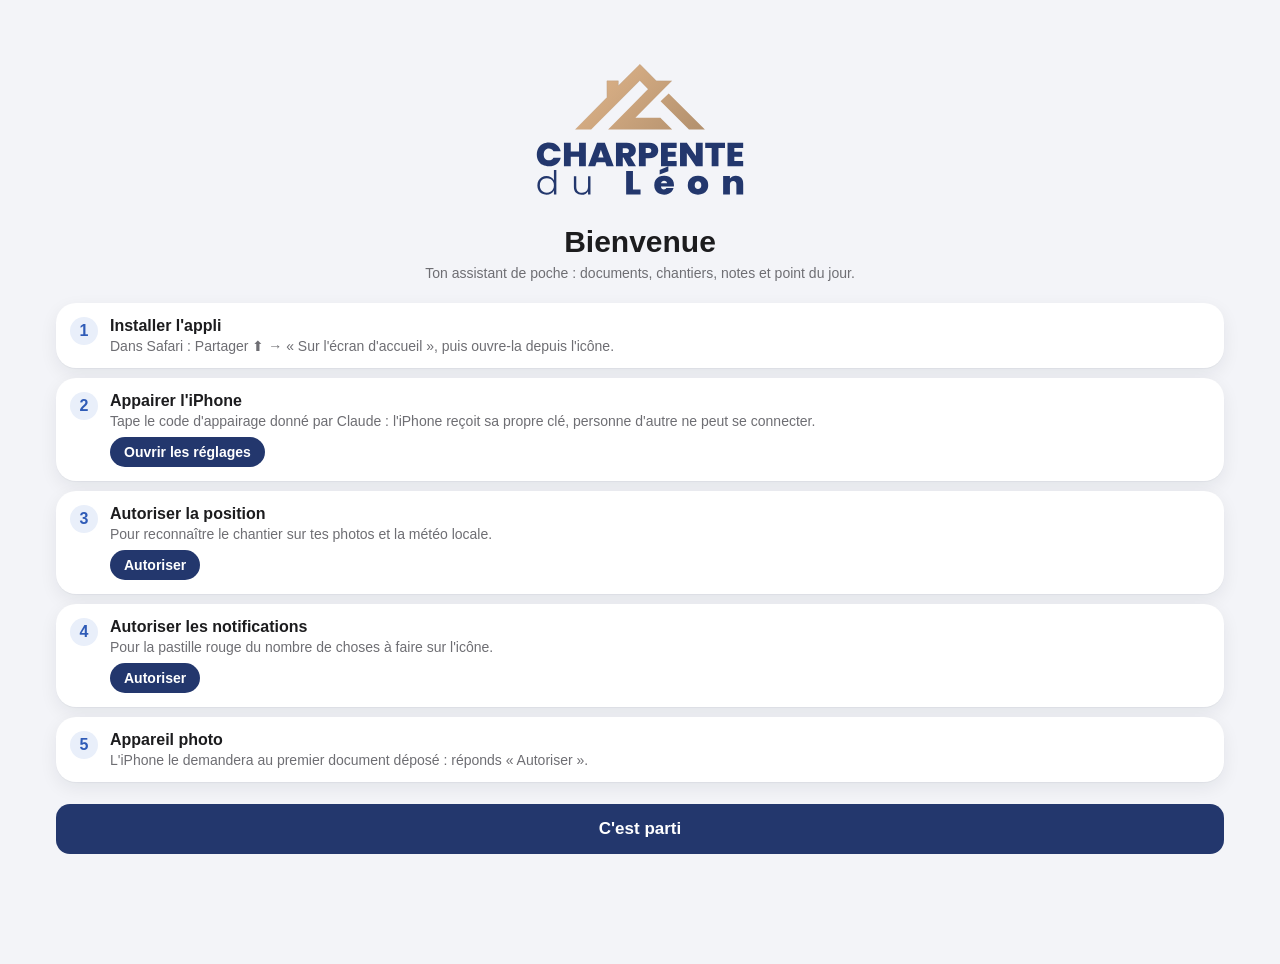
<file: index.html>
<!doctype html>
<html lang="fr">
<head>
  <meta charset="utf-8">
  <!-- Même numéro que VERSION dans app.js : si l'iPhone mélange deux versions, l'appli se recharge. -->
  <meta name="version-appli" content="1.24.1">
  <meta name="viewport" content="width=device-width, initial-scale=1, viewport-fit=cover">
  <!-- Seul le code de l'appli peut s'exécuter, et il ne parle qu'au serveur Google et à la météo. -->
  <meta http-equiv="Content-Security-Policy" content="default-src 'self'; script-src 'self'; style-src 'self' 'unsafe-inline'; img-src 'self' data: blob:; connect-src 'self' https://script.google.com https://script.googleusercontent.com https://api.open-meteo.com https://data.geopf.fr https://geo.api.gouv.fr; worker-src 'self'; manifest-src 'self'; object-src 'none'; base-uri 'none'; form-action 'none'">
  <meta name="referrer" content="no-referrer">
  <title>Charpente du Léon</title>
  <meta name="theme-color" content="#23376d">
  <meta name="apple-mobile-web-app-capable" content="yes">
  <meta name="mobile-web-app-capable" content="yes">
  <meta name="apple-mobile-web-app-status-bar-style" content="default">
  <meta name="apple-mobile-web-app-title" content="Charpente">
  <meta name="format-detection" content="telephone=no">
  <link rel="manifest" href="manifest.webmanifest">
  <link rel="icon" href="icone.svg" type="image/svg+xml">
  <link rel="apple-touch-icon" href="icone-180.png">
  <link rel="stylesheet" href="style.css">
</head>
<body>

  <!-- ===================== AUJOURD'HUI ===================== -->
  <main id="ecran-accueil" class="ecran onglet" data-onglet="accueil">
    <header class="hero">
      <div class="hero-haut">
        <div>
          <p id="accueil-date" class="sur-titre"></p>
          <h1 id="accueil-bonjour">Bonjour</h1>
          <p id="etat" class="etat"></p>
        </div>
        <img class="hero-logo" src="logo-blanc.svg" alt="Charpente du Léon" width="96" height="65">
      </div>
      <!-- Ma journée : trois anneaux qui se remplissent (heures pointées, un dépôt, des choses faites) -->
      <div class="journee">
        <div class="anneaux" aria-hidden="true">
          <svg viewBox="0 0 120 120">
            <circle class="piste a1" cx="60" cy="60" r="52"/><circle id="anneau-heures" class="anneau a1" cx="60" cy="60" r="52"/>
            <circle class="piste a2" cx="60" cy="60" r="39"/><circle id="anneau-depot" class="anneau a2" cx="60" cy="60" r="39"/>
            <circle class="piste a3" cx="60" cy="60" r="26"/><circle id="anneau-tache" class="anneau a3" cx="60" cy="60" r="26"/>
          </svg>
          <b id="anneaux-score">0/3</b>
        </div>
        <ul class="objectifs">
          <li id="obj-heures" class="o1"><i></i><span>Heures pointées</span></li>
          <li id="obj-depot" class="o2"><i></i><span>Un document ou une photo</span></li>
          <li id="obj-tache" class="o3"><i></i><span id="obj-tache-texte">3 choses faites</span></li>
        </ul>
      </div>
      <p id="serie" class="serie"></p>
      <button id="btn-chercher" class="barre-chercher">
        <svg viewBox="0 0 24 24" aria-hidden="true"><circle cx="10.5" cy="10.5" r="6.5"/><path d="m15.5 15.5 5 5"/></svg>
        <span>Chantier, client, document, note…</span>
      </button>
    </header>

    <div id="bandeau-installer" class="bandeau cache">
      <div>
        <strong>Installe l'appli sur ton iPhone</strong>
        <p>Touche <span class="ico-partage">⬆︎</span> Partager en bas de Safari, puis <b>« Sur l'écran d'accueil »</b>.</p>
      </div>
      <button class="fermer" data-ferme="bandeau-installer" aria-label="Fermer">×</button>
    </div>

    <div id="bandeau-maj" class="bandeau info cache">
      <div><strong>Nouvelle version disponible</strong><p>Les dernières améliorations sont prêtes.</p></div>
      <button id="btn-maj" class="btn-petit">Mettre à jour</button>
    </div>

    <div id="bandeau-securite" class="bandeau cache">
      <div><strong>🔒 Tentative d'accès refusée</strong><p id="bandeau-securite-texte"></p></div>
      <button id="btn-securite-vu" class="btn-petit">Vu</button>
    </div>

    <div id="bandeau-faceid" class="bandeau info cache">
      <div><strong>🔒 Protège l'appli avec Face ID</strong><p>Personne d'autre que toi ne pourra l'ouvrir.</p></div>
      <button id="btn-activer-faceid" class="btn-petit">Activer</button>
      <button class="fermer" data-ferme="bandeau-faceid" aria-label="Fermer">×</button>
    </div>

    <button id="btn-rdv" class="deposer rdv">
      <span class="deposer-ico">🤝</span>
      <span class="deposer-texte">
        <span class="titre">Rendez-vous client</span>
        <span class="sous-titre">Client, photos, mesures, notes : tout pour le devis</span>
      </span>
      <span class="chevron">›</span>
    </button>

    <button id="btn-photos" class="deposer photos">
      <span class="deposer-ico">📷</span>
      <span class="deposer-texte">
        <span class="titre">Photos du chantier</span>
        <span class="sous-titre">Voir, prendre, ajouter de la galerie, mesurer</span>
      </span>
      <span class="chevron">›</span>
    </button>

    <button id="btn-devis" class="deposer devis-ia">
      <span class="deposer-ico">🧠</span>
      <span class="deposer-texte">
        <span class="titre">Devis intelligent</span>
        <span class="sous-titre">Dis-moi ce que veut le client : je pose les questions et je chiffre</span>
      </span>
      <span class="chevron">›</span>
    </button>

    <button id="btn-deposer" class="deposer">
      <span class="deposer-ico">📄</span>
      <span class="deposer-texte">
        <span class="titre">Déposer un document</span>
        <span class="sous-titre">Facture, ticket, bon de livraison, plan… je le classe tout seul</span>
      </span>
      <span class="chevron">›</span>
    </button>

    <button id="btn-releve-encours" class="deposer releve-encours cache">
      <span class="deposer-ico">📏</span>
      <span class="deposer-texte">
        <span class="titre">Reprendre le relevé en cours</span>
        <span class="sous-titre"></span>
      </span>
      <span class="chevron">›</span>
    </button>

    <div class="actions-rapides">
      <button class="action" data-ouvre="photos"><span class="tuile t-or">📷</span>Photos<br>chantier</button>
      <button class="action" data-ouvre="note"><span class="tuile t-violet">🎙️</span>Note<br>rapide</button>
      <button class="action" data-ouvre="heures"><span class="tuile t-vert">⏱️</span>Heures<br>du jour</button>
      <button class="action" data-ouvre="point"><span class="tuile t-bleu">📋</span>Point<br>du jour</button>
    </div>

    <section id="carte-meteo" class="carte carte-meteo">
      <div class="carte-entete"><h2>Météo</h2><span class="meteo-droite"><span id="meteo-lieu" class="discret"></span><button id="meteo-localiser" class="lien" aria-label="Météo à l'endroit où je suis">📍 Ici</button></span></div>
      <div id="meteo-contenu" class="squelette" style="height:84px"></div>
    </section>

    <section id="carte-agenda" class="carte">
      <div class="carte-entete"><h2>Prochains rendez-vous</h2></div>
      <ul id="agenda-liste" class="liste-simple"><li class="squelette" style="height:40px"></li></ul>
    </section>

    <button id="carte-heures" class="carte carte-bouton">
      <span class="carte-bouton-ico tuile t-vert">⏱️</span>
      <span class="carte-bouton-texte"><strong>Heures du jour</strong><small id="accueil-heures">Pas encore pointées</small></span>
      <span class="chevron">›</span>
    </button>

    <section id="carte-taches" class="carte">
      <div class="carte-entete"><h2>À faire</h2><button class="lien" data-onglet-vers="taches">Tout voir</button></div>
      <ul id="accueil-taches" class="liste-simple"></ul>
    </section>

    <section id="envois" class="carte cache">
      <div class="carte-entete"><h2>Envois</h2></div>
      <div id="progression" class="progression cache"><div id="progression-barre"></div></div>
      <p id="file-attente-texte" class="discret"></p>
      <ul id="derniers-liste" class="liste-simple"></ul>
      <button id="btn-renvoyer" class="btn secondaire cache">Réessayer maintenant</button>
    </section>
  </main>

  <!-- ===================== CHANTIERS ===================== -->
  <section id="ecran-chantiers" class="ecran onglet cache" data-onglet="chantiers">
    <header class="titre-page"><h1>Chantiers</h1></header>
    <div class="recherche">
      <input id="chantiers-recherche" type="search" placeholder="Chercher un chantier ou un client" autocomplete="off">
    </div>
    <div id="filtres-statut" class="puces defilant">
      <button class="puce active" data-statut="">Tous</button>
      <button class="puce" data-statut="En cours">En cours</button>
      <button class="puce" data-statut="Devis accepté">Devis accepté</button>
      <button class="puce" data-statut="Devis en attente">Devis en attente</button>      <button id="btn-pres-de-moi" class="puce">📍 Près de moi</button>
    </div>
    <ul id="chantiers-liste" class="liste-cartes"></ul>
  </section>

  <!-- ===================== PHOTOS DU CHANTIER (1.18) ===================== -->
  <!-- Un seul endroit pour les photos : voir, prendre, ajouter de la galerie, notes papier, mesurer. -->
  <section id="ecran-photos" class="ecran cache" data-onglet="accueil">
    <button id="photos-retour" class="retour">‹ Retour</button>
    <header class="titre-page compact"><h1>📷 Photos du chantier</h1></header>
    <div class="champ"><select id="photos-chantier" aria-label="Chantier"></select></div>
    <p id="photos-gps" class="discret photos-gps"></p>
    <div class="photos-actions">
      <button id="photos-prendre" class="photos-gros"><span>📷</span>Prendre une photo</button>
      <button id="photos-galerie" class="photos-gros"><span>🖼️</span>Ajouter de ma galerie</button>
      <button id="photos-notes" class="photos-gros"><span>📝</span>Notes papier</button>
    </div>
    <p class="discret photos-aide">Touche une photo pour <b>mesurer dessus</b> (Claude te dit quoi mesurer) ou la voir en grand.</p>
    <div id="photos-grille" class="photos-grille"></div>
    <div id="photos-plus"></div>
  </section>
  <div id="photos-choix" class="photos-choix cache" role="dialog" aria-modal="true">
    <div class="photos-choix-boite">
      <img id="photos-choix-img" alt="Photo choisie">
      <button id="photos-choix-mesurer" class="photos-gros principal"><span>📏</span>Mesurer sur cette photo</button>
      <a id="photos-choix-voir" class="photos-gros" target="_blank" rel="noopener"><span>🔍</span>Voir en grand</a>
      <button id="photos-choix-fermer" class="lien">Annuler</button>
    </div>
  </div>

  <!-- ===================== FICHE CHANTIER ===================== -->
  <section id="ecran-fiche" class="ecran cache" data-onglet="chantiers">
    <button id="fiche-retour" class="retour">‹ Chantiers</button>
    <header class="titre-page compact">
      <h1 id="fiche-titre"></h1>
      <p id="fiche-sous-titre" class="discret"></p>
    </header>

    <div class="boutons-fiche">
      <a id="fiche-appeler" class="bouton-rond cache"><span>📞</span>Appeler</a>
      <a id="fiche-itineraire" class="bouton-rond cache" target="_blank" rel="noopener"><span>🧭</span>Itinéraire</a>
      <button id="fiche-photo" class="bouton-rond"><span>📷</span>Photos</button>
      <button id="fiche-galerie" class="bouton-rond"><span>🖼️</span>Galerie</button>
      <button id="fiche-releve" class="bouton-rond"><span>📏</span>Relevé</button>
      <button id="fiche-devis-ia" class="bouton-rond"><span>🧠</span>Devis</button>
      <button id="fiche-note" class="bouton-rond"><span>🎙️</span>Note</button>
      <a id="fiche-drive" class="bouton-rond" target="_blank" rel="noopener"><span>📁</span>Dossier</a>
    </div>

    <div id="fiche-statut" class="segment"></div>

    <details id="fiche-infos" class="carte depliant">
      <summary>Infos du chantier</summary>
      <div class="champ"><label for="fiche-client">Client</label><input id="fiche-client" type="text" autocomplete="off"></div>
      <div class="champ"><label for="fiche-tel">Téléphone</label><input id="fiche-tel" type="tel" autocomplete="off"></div>
      <div class="champ champ-adresse"><label for="fiche-adresse">Adresse</label><input id="fiche-adresse" type="text" autocomplete="off" placeholder="Tape le début : l'appli propose l'adresse">
        <ul id="fiche-adresse-propositions" class="propositions cache"></ul></div>
      <div class="cp-ville">
        <div class="champ"><label for="fiche-cp">Code postal</label><input id="fiche-cp" type="text" inputmode="numeric" maxlength="5" autocomplete="off"></div>
        <div class="champ champ-adresse"><label for="fiche-ville">Ville</label><input id="fiche-ville" type="text" autocomplete="off">
          <ul id="fiche-ville-propositions" class="propositions cache"></ul></div>
      </div>
      <div class="champ"><label for="fiche-devis">Montant du devis HT (€)</label><input id="fiche-devis" type="text" inputmode="decimal" autocomplete="off" placeholder="lu dans ProGBat"></div>
      <button id="fiche-enregistrer" class="btn principal">Enregistrer</button>
      <button id="fiche-archiver" class="lien discret archiver">Archiver ce chantier (le cacher partout)</button>
    </details>

    <div id="fiche-contenu"></div>
  </section>

  <!-- ===================== À FAIRE ===================== -->
  <section id="ecran-taches" class="ecran onglet cache" data-onglet="taches">
    <header class="titre-page"><h1>À faire</h1></header>
    <div class="ajout-tache">
      <input id="tache-nouvelle" type="text" placeholder="Ajouter une chose à faire…" autocomplete="off" enterkeyhint="done">
      <button id="btn-ajouter-tache" class="btn-rond" aria-label="Ajouter">＋</button>
    </div>
    <ul id="taches-liste" class="liste-taches"></ul>
  </section>

  <!-- ===================== PLUS ===================== -->
  <section id="ecran-plus" class="ecran onglet cache" data-onglet="plus">
    <header class="titre-page"><h1>Plus</h1></header>
    <ul class="menu">
      <li><button data-ouvre="heures"><span>⏱️</span>Heures de l'équipe<i>›</i></button></li>
      <li><button data-ouvre="rentabilite"><span>💶</span>Rentabilité des chantiers<i>›</i></button></li>
      <li><button data-ouvre="releve"><span>📏</span>Relevé de mesures sur photo<i>›</i></button></li>
    </ul>
    <ul class="menu">
      <li><button data-ouvre="point"><span>📋</span>Point du jour<i>›</i></button></li>
      <li><button data-ouvre="claude"><span>💬</span>Demander à Claude<i>›</i></button></li>
      <li><button data-ouvre="note"><span>🎙️</span>Nouvelle note<i>›</i></button></li>
      <li><button data-ouvre="chantier"><span>🏗️</span>Photo de chantier<i>›</i></button></li>
      <li><button data-ouvre="import"><span>🖼️</span>Importer de la galerie<i>›</i></button></li>
      <li><button data-ouvre="calculs"><span>📐</span>Calculs de charpente<i>›</i></button></li>
    </ul>
    <ul class="menu">
      <li><button data-ouvre="reglages"><span>⚙️</span>Réglages et autorisations<i>›</i></button></li>
      <li><button data-ouvre="bienvenue"><span>👋</span>Revoir la présentation<i>›</i></button></li>
    </ul>
    <picture class="logo-bas">
      <source srcset="logo-blanc.svg" media="(prefers-color-scheme: dark)">
      <img src="logo.svg" alt="Charpente du Léon" width="150" height="101">
    </picture>
    <p id="version" class="discret centre"></p>
  </section>

  <!-- ===================== DOCUMENT / PHOTOS ===================== -->
  <section id="ecran-document" class="ecran plein cache">
    <div class="barre-haut">
      <button class="retour" data-annuler>Annuler</button>
      <strong id="doc-titre">Nouveau document</strong>
      <span></span>
    </div>

    <div id="pages" class="pages"></div>
    <p id="astuce-annoter" class="astuce cache">✏️ Touche une photo pour dessiner dessus : flèche, cote, cercle, texte.</p>
    <div class="deux-boutons">
      <button id="btn-ajouter-page" class="btn secondaire">📷 Prendre en photo</button>
      <button id="btn-galerie" class="btn secondaire">🖼️ Galerie / fichiers</button>
    </div>

    <div id="bloc-scan" class="ligne-option">
      <div><strong>Mode scan</strong><p class="discret">Noir et blanc contrasté, comme un scanner</p></div>
      <label class="interrupteur"><input id="mode-scan" type="checkbox" checked><span></span></label>
    </div>

    <div id="bloc-tampon" class="ligne-option cache">
      <div><strong>Tampon date et chantier</strong><p class="discret">Incrusté sur la photo, utile en cas de litige</p></div>
      <label class="interrupteur"><input id="tampon" type="checkbox" checked><span></span></label>
    </div>

    <div id="bloc-type" class="bloc">
      <p class="etiquette">C'est quoi ? <span class="discret">(facultatif)</span></p>
      <div id="types-doc" class="puces">
        <button class="puce" data-type="Facture">🧾 Facture</button>
        <button class="puce" data-type="Ticket">🎫 Ticket</button>
        <button class="puce" data-type="Bon de livraison">🚚 Bon de livraison</button>
        <button class="puce" data-type="Plan">📐 Plan</button>
        <button class="puce" data-type="Devis / contrat">📝 Devis / contrat</button>
        <button class="puce" data-type="Courrier">✉️ Courrier</button>
      </div>
    </div>

    <div class="bloc">
      <p class="etiquette">Chantier <span id="chantier-facultatif" class="discret">(facultatif)</span></p>
      <p id="gps-etat" class="gps"></p>
      <select id="chantier-select"></select>
      <input id="chantier-libre" type="text" placeholder="Ou le nom d'un nouveau chantier" autocomplete="off">
    </div>

    <div class="bloc">
      <p class="etiquette">Précision <span class="discret">(facultatif)</span></p>
      <input id="doc-note" type="text" placeholder="ex. plein du Mercedes, 128 450 km" autocomplete="off">
    </div>

    <div class="pied-fixe">
      <button id="btn-envoyer-doc" class="btn principal" disabled>Ajouter</button>
    </div>
  </section>

  <!-- ===================== DESSINER SUR UNE PHOTO ===================== -->
  <section id="ecran-annoter" class="ecran plein annoter cache">
    <div class="barre-haut">
      <button id="annot-fermer" class="retour">Annuler</button>
      <strong>Dessiner</strong>
      <button id="annot-valider" class="lien gras">OK</button>
    </div>
    <div class="annot-scene"><canvas id="annot-canvas"></canvas></div>
    <div id="annot-outils" class="annot-outils">
      <button data-outil="fleche"><span>➚</span>Flèche</button>
      <button data-outil="cote"><span>↔</span>Cote</button>
      <button data-outil="cercle"><span>◯</span>Cercle</button>
      <button data-outil="trait"><span>✎</span>Trait</button>
      <button data-outil="texte"><span>T</span>Texte</button>
    </div>
    <div class="annot-bas">
      <div id="annot-couleurs" class="annot-couleurs">
        <button data-couleur="#ff3b30" style="--c:#ff3b30" aria-label="Rouge"></button>
        <button data-couleur="#ffcc00" style="--c:#ffcc00" aria-label="Jaune"></button>
        <button data-couleur="#ffffff" style="--c:#ffffff" aria-label="Blanc"></button>
        <button data-couleur="#0a84ff" style="--c:#0a84ff" aria-label="Bleu"></button>
      </div>
      <button id="annot-defaire" class="btn-petit" disabled>↩︎ Défaire</button>
    </div>
    <p class="discret centre petit-texte">Glisse le doigt sur la photo. Pour une cote, tire le trait puis tape la mesure.</p>
  </section>

  <!-- ===================== RENDEZ-VOUS CLIENT ===================== -->
  <section id="ecran-rdv" class="ecran plein cache">
    <div class="barre-haut">
      <button id="rdv-fermer" class="retour">‹ Accueil</button>
      <strong>Rendez-vous</strong>
      <span id="rdv-heure" class="discret petit-texte"></span>
    </div>

    <section class="carte">
      <h2>👤 Client</h2>
      <div id="rdv-type" class="segment">
        <button data-type="nouveau" class="active">Nouveau client</button>
        <button data-type="existant">Chantier existant</button>
      </div>
      <div id="rdv-existant" class="cache"><select id="rdv-chantier-select"></select>
        <div id="rdv-deja" class="rdv-deja cache"></div>
        <button id="rdv-voir-fiche" class="lien cache" type="button">📂 Ouvrir la fiche complète du chantier ›</button></div>
      <div id="rdv-nouveau" class="champ"><label for="rdv-nom">Nom du chantier</label>
        <input id="rdv-nom" type="text" autocomplete="off" placeholder="ex. Dupont Plouescat"></div>
      <div class="deux-champs">
        <div class="champ"><label for="rdv-client">Client</label><input id="rdv-client" type="text" autocomplete="off"></div>
        <div class="champ"><label for="rdv-tel">Téléphone</label><input id="rdv-tel" type="tel" autocomplete="off"></div>
      </div>
      <div class="champ champ-adresse"><label for="rdv-adresse">Adresse du chantier</label><input id="rdv-adresse" type="text" autocomplete="off" placeholder="Tape le début : l'appli propose l'adresse">
        <ul id="rdv-adresse-propositions" class="propositions cache"></ul></div>
      <div class="cp-ville">
        <div class="champ"><label for="rdv-cp">Code postal</label><input id="rdv-cp" type="text" inputmode="numeric" maxlength="5" autocomplete="off"></div>
        <div class="champ champ-adresse"><label for="rdv-ville">Ville</label><input id="rdv-ville" type="text" autocomplete="off">
          <ul id="rdv-ville-propositions" class="propositions cache"></ul></div>
      </div>
      <div class="champ"><label for="rdv-email">E-mail</label><input id="rdv-email" type="email" autocomplete="off" autocapitalize="off"></div>
    </section>

    <div class="rdv-actions">
      <button id="rdv-photo" class="action"><span class="tuile t-or">📷</span>Photos<small id="rdv-compte-photos"></small></button>
      <button id="rdv-mesures" class="action"><span class="tuile t-bleu">📏</span>Mesures<small id="rdv-compte-releves"></small></button>
      <button id="rdv-notes" class="action"><span class="tuile t-violet">📝</span>Notes papier<small id="rdv-compte-notes"></small></button>
    </div>
    <div class="rdv-galerie">
      <button id="rdv-galerie" class="btn secondaire">🖼️ Photos galerie</button>
      <button id="rdv-notes-galerie" class="btn secondaire">🖼️ Notes galerie</button>
    </div>
    <p class="discret petit-texte centre">Chaque photo part tout de suite dans le dossier du chantier : pas besoin de revenir. Plusieurs façades ? Touche « Mesures » une fois par façade : la boussole la nomme toute seule.</p>

    <section class="carte">
      <h2>🎙️ Ce que veut le client</h2>
      <textarea id="rdv-dictee" rows="6" placeholder="Parle normalement : les travaux, les matériaux, les mesures, les délais, le budget… Je comprendrai."></textarea>
      <div class="rdv-dictee-boutons">
        <button id="rdv-micro" class="btn secondaire">🎤 Dicter</button>
        <button id="rdv-propre-btn" class="btn secondaire" type="button">✨ Mettre au propre</button>
      </div>
      <div id="rdv-propre" class="rdv-propre" hidden aria-live="polite"></div>
    </section>

    <section class="carte">
      <h2>✅ Travaux</h2>
      <div id="rdv-travaux" class="puces"></div>
      <div class="deux-champs">
        <div class="champ"><label for="rdv-budget">Budget du client</label><input id="rdv-budget" type="text" autocomplete="off"></div>
        <div class="champ"><label for="rdv-delai">Délai souhaité</label><input id="rdv-delai" type="text" autocomplete="off"></div>
      </div>
    </section>

    <section class="carte">
      <h2>📏 Relevés</h2>
      <ul id="rdv-releves" class="resultats"></ul>
    </section>

    <button id="rdv-devis-ia" class="photos-gros petit" type="button"><span>🧠</span>Faire le devis avec Claude maintenant</button>

    <button id="rdv-abandonner" class="lien discret archiver">Abandonner ce rendez-vous</button>

    <div class="pied-fixe">
      <button id="rdv-terminer" class="btn principal">📝 Terminer et préparer le devis</button>
    </div>
  </section>

  <!-- ===================== DEVIS INTELLIGENT (1.20) ===================== -->
  <section id="ecran-devis" class="ecran plein cache">
    <div class="barre-haut">
      <button id="devis-retour" class="retour">‹ Retour</button>
      <strong>🧠 Devis intelligent</strong>
      <span id="devis-etat" class="discret petit-texte"></span>
    </div>
    <div class="champ"><select id="devis-chantier" aria-label="Chantier du devis"></select></div>
    <section id="devis-versions" class="carte devis-versions" hidden></section>

    <div class="devis-corps">
      <section class="carte devis-discussion">
        <div id="devis-fil" class="devis-fil" aria-live="polite"></div>
        <div id="devis-questions" class="devis-questions"></div>
        <div class="devis-saisie">
          <textarea id="devis-texte" rows="3" placeholder="Dis-moi ce que veut le client, avec tes mots. Ex. : « refaire les rives en 63 par 175, bardage noir côté route, 2 descentes »"></textarea>
          <div class="devis-boutons">
            <button id="devis-micro" class="btn secondaire" type="button">🎤 Parler</button>
            <button id="devis-envoyer" class="btn principal" type="button">Envoyer ›</button>
          </div>
        </div>
      </section>

      <section class="carte devis-apercu">
        <h2>📝 Le devis</h2>
        <div class="deux-champs">
          <div class="champ"><label for="devis-objet">Objet</label><input id="devis-objet" type="text" autocomplete="off" placeholder="ex. Bardage et reprise de façades"></div>
          <div class="champ"><label for="devis-tva">TVA</label>
            <select id="devis-tva"><option value="0">À choisir</option><option value="10">10 % (logement de plus de 2 ans)</option><option value="20">20 % (hangar, pro, neuf)</option><option value="5.5">5,5 % (rénovation énergétique)</option></select></div>
        </div>
        <div id="devis-lignes" class="devis-lignes"></div>
        <button id="devis-ajouter" class="lien" type="button">➕ Ajouter une ligne à la main</button>
        <div id="devis-mentions" class="devis-mentions"></div>
        <div id="devis-totaux" class="devis-totaux"></div>
      </section>
    </div>

    <div class="pied-fixe">
      <button id="devis-valider" class="btn principal">✅ Devis prêt : à saisir dans ProGBat</button>
    </div>
  </section>

  <!-- ===================== RELEVÉ DE MESURES ===================== -->
  <section id="ecran-releve" class="ecran plein releve cache">
    <div class="barre-haut">
      <button id="releve-fermer" class="retour">‹ Fermer</button>
      <strong id="releve-titre">Relevé</strong>
      <button id="releve-nouveau" class="lien">Nouveau</button>
    </div>
    <div id="releve-depart" class="releve-depart">
      <button id="releve-photo" class="choix-releve recommande">
        <span class="tuile t-bleu">📸</span>
        <span><strong>Photo : Claude propose les cotes</strong><small>De face si tu peux ; pas assez de recul ? Prends-la de côté, l'appli redresse la perspective. Claude trouve le pignon, les portes et les fenêtres, et te dit quelles cotes prendre (A, B, C…). Tu les prends au laser ou tu les dictes : tout le reste se calcule.</small></span>
        <i>›</i>
      </button>
      <button id="releve-saisie" class="choix-releve">
        <span class="tuile t-or">📐</span>
        <span><strong>J'ai mes mesures</strong><small>Sans photo : choisis la forme, tape ce que tu as mesuré, l'appli dessine et calcule ce qui manque.</small></span>
        <i>›</i>
      </button>
      <button id="releve-galerie" class="lien">ou choisir une photo dans la galerie</button>
      <button id="releve-reprendre" class="btn secondaire cache">↺ Reprendre le relevé en cours</button>
    </div>
    <div id="releve-travail" class="cache">
      <div id="releve-zone-saisie" class="cache">
        <div id="gabarit-types" class="segment">
          <button data-gabarit="pignon" class="active">Pignon</button>
          <button data-gabarit="appentis">Appentis</button>
          <button data-gabarit="mur">Mur</button>
          <button data-gabarit="pan">Pan de toit</button>
          <button data-gabarit="libre">✏️ Forme à créer</button>
        </div>
        <canvas id="gabarit-apercu" class="gabarit-apercu" width="1200" height="780"></canvas>
        <div id="gabarit-aide" class="releve-aide"></div>
        <section class="carte">
          <h2>Tes mesures <small class="discret">en mètres · laisse vide ce que tu n'as pas</small></h2>
          <div id="gabarit-champs" class="champs-saisie"></div>
          <div id="gabarit-points-bloc" class="cache">
            <p class="discret petit-texte">Le haut du mur, de gauche à droite : à chaque changement (faîtage, cassure, décroché), tape la distance depuis le coin gauche et la hauteur à cet endroit. Deux points à la même distance font une marche.</p>
            <div id="gabarit-points"></div>
            <button id="gabarit-ajouter-point" class="btn secondaire">＋ Ajouter un point du haut</button>
          </div>
        </section>
        <section class="carte">
          <label class="ligne-zone" for="gabarit-avec-ouvertures">
            <span><strong>Ce mur a des ouvertures</strong><small>Portes, fenêtres, portail, passage</small></span>
            <span class="interrupteur"><input type="checkbox" id="gabarit-avec-ouvertures"><span></span></span></label>
          <div id="gabarit-ouvertures-bloc" class="cache">
            <div id="gabarit-ouvertures"></div>
            <button id="gabarit-ajouter-ouverture" class="btn secondaire">＋ Ajouter une ouverture</button>
          </div>
        </section>
        <div class="photo-jointe">
          <div id="gabarit-photo-vignette" class="photo-vignette"></div>
          <button id="gabarit-photo" class="btn secondaire">📷 Joindre une photo (facultatif)</button>
        </div>
      </div>
      <div id="releve-zone-photo">
      <!-- La photo et ses outils restent ensemble en haut de l'écran pendant qu'on fait défiler les mesures (1.19.4). -->
      <div id="releve-haut">
      <div class="releve-scene">
        <canvas id="releve-canvas"></canvas>
        <canvas id="releve-loupe" class="loupe cache" width="240" height="240"></canvas>
      </div>
      <div id="releve-outils" class="releve-outils">
        <button data-outil="cote"><span>➕</span>Ajouter une cote</button>
        <button data-outil="surface"><span>▱</span>Surface</button>
        <button data-outil="ouverture"><span>▢</span>Ouverture</button>
        <button data-outil="modifier"><span>☝︎</span>Déplacer</button>
        <button id="releve-defaire"><span>↩︎</span>Défaire</button>
      </div>
      </div>
      <button id="releve-fermer-surface" class="btn principal cache">✓ Fermer la surface</button>
      <div id="releve-selection" class="releve-selection cache"></div>
      <p id="releve-aide" class="releve-aide"></p>
      <p id="releve-auto" class="releve-auto cache"></p>
      <section id="releve-cotes" class="carte cotes-a-prendre cache">
        <div class="carte-entete"><h2>Mesures à prendre</h2><button id="releve-reanalyser" class="lien">Refaire l'analyse</button></div>
        <p id="releve-cotes-analyse" class="discret petit-texte"></p>
        <div id="releve-cotes-liste"></div>
      </section>
      </div>
      <!-- Dictée intelligente (1.19) : Claude comprend les mesures ET ce que veut le client, et propose les réglages. -->
      <section class="carte dictee-intelligente">
        <h2>🎤 Dis-moi tout</h2>
        <p class="discret petit-texte">Tes mesures (« A douze cinquante, B trois trente-cinq… ») et ce que veut le client (matériau, couleur, dépose, ouverture à réduire, partie à faire…). Claude te propose les réglages : tu coches ce qui est bon.</p>
        <textarea id="releve-dictee" rows="3" placeholder="ex. « Le client veut du Murexter noir, dépose du vieux bardage bois, reprendre l'empoutrement, descendre le bardage au-dessus de l'ouverture à 3 mètres, une plaque éclairante »"></textarea>
        <div class="deux-boutons">
          <button id="releve-micro" class="btn secondaire">🎤 Dicter</button>
          <button id="releve-lire" class="btn principal">✨ Comprendre</button>
        </div>
        <div id="releve-propositions" class="propositions-ia cache"></div>
      </section>
      <section class="carte">
        <h2>Métré</h2>
        <ul id="releve-liste" class="resultats"></ul>
      </section>
      <section class="carte" id="zone-carte">
        <label class="ligne-zone" for="zone-actif">
          <span><strong>🎯 Seulement une partie du bâtiment</strong><small>Le reste est dessiné en gris et n'est pas compté.</small></span>
          <span class="interrupteur"><input type="checkbox" id="zone-actif"><span></span></span></label>
        <div id="zone-champs" class="cache">
          <div class="champ"><label for="zone-depuis">Mesuré au pied du mur, depuis</label>
            <select id="zone-depuis"><option value="gauche">le coin gauche</option><option value="droite">le coin droit</option></select></div>
          <div class="deux-champs">
            <div class="champ"><label for="zone-de">De (m)</label><input id="zone-de" type="text" inputmode="decimal" autocomplete="off" placeholder="0 = le coin"></div>
            <div class="champ"><label for="zone-a">À (m)</label><input id="zone-a" type="text" inputmode="decimal" autocomplete="off" placeholder="vide = le bout"></div>
            <div class="champ"><label for="zone-bas">Hauteur, depuis (m)</label><input id="zone-bas" type="text" inputmode="decimal" autocomplete="off" placeholder="0 = le sol"></div>
            <div class="champ"><label for="zone-haut">Jusqu'à (m)</label><input id="zone-haut" type="text" inputmode="decimal" autocomplete="off" placeholder="vide = en haut"></div>
          </div>
          <p id="zone-resume" class="releve-aide"></p>
        </div>
      </section>
      <section class="carte">
        <h2>Quantitatif</h2>
        <select id="releve-ouvrage" aria-label="Type d'ouvrage">
          <option value="bardage">Bardage bois (lames)</option>
          <option value="bacmur">Bac acier – bardage (Murexter)</option>
          <option value="bac">Bac acier – toiture (Coverbac)</option>
          <option value="plaques">Plaques ondulées (fibrociment)</option>
          <option value="couverture">Couverture ardoise / tuile</option>
          <option value="aucun">Surfaces seulement</option>
        </select>
        <div id="releve-params" class="deux-champs"></div>
        <ul id="releve-quantites" class="resultats"></ul>
      </section>
      <section class="carte travaux-plus">
        <h2>🔧 Travaux en plus <small class="discret">ils vont dans le devis</small></h2>
        <p class="discret petit-texte">Touche un travail courant ou écris le tien. Pour une toiture à mesurer (plaques à changer…), fais « ➕ Ajouter un autre mur » › Pan de toit.</p>
        <div id="travaux-puces" class="puces defilant"></div>
        <ul id="travaux-liste" class="travaux-liste"></ul>
        <div class="travaux-ajout">
          <input id="travaux-libelle" type="text" autocomplete="off" placeholder="ex. Reprise de l'empoutrement">
          <input id="travaux-quantite" type="text" inputmode="decimal" autocomplete="off" placeholder="Qté">
          <select id="travaux-unite"><option>m²</option><option>ml</option><option>u</option><option>ens</option><option>forfait</option></select>
          <button id="travaux-ajouter" class="btn principal" type="button">＋</button>
        </div>
      </section>
      <div class="bloc">
        <p class="etiquette">Chantier</p>
        <select id="releve-chantier"></select>
        <div class="champ"><label for="releve-facade">Façade <span class="discret">(trouvée par la boussole, modifiable)</span></label>
          <input id="releve-facade" type="text" autocomplete="off" placeholder="ex. Façade nord, Pignon sud"></div>
        <section id="releve-murs" class="carte murs-chantier cache">
          <h2>📐 Les murs de ce chantier <span id="releve-murs-nb" class="nb"></span></h2>
          <ul id="releve-murs-liste" class="murs-liste"></ul>
        </section>
        <button id="releve-autre-mur" class="photos-gros petit"><span>➕</span>Ajouter un autre mur ou pignon</button>
        <p class="discret petit-texte">Ton relevé s'enregistre tout seul sur l'appareil. « 💾 Enregistrer » le garde aussi dans le chantier : tu le reprends quand tu veux (fiche du chantier › Relevés à reprendre), sur l'iPhone ou le PC.</p>
      </div>
      <div class="pied-fixe deux-boutons">
        <button id="releve-enregistrer" class="btn secondaire">💾 Enregistrer</button>
        <button id="releve-envoyer" class="btn principal" disabled>📄 Créer la feuille</button>
      </div>
    </div>
  </section>

  <!-- ===================== FEUILLE DE RELEVÉ ===================== -->
  <section id="ecran-feuille" class="ecran plein cache">
    <div class="barre-haut">
      <button id="feuille-retour" class="retour">‹ Relevé</button>
      <strong>Feuille de relevé</strong>
      <span></span>
    </div>
    <div id="feuille-pages" class="feuille-pages"></div>
    <button id="feuille-ranger" class="btn principal">📁 Ranger dans le chantier</button>
    <div class="deux-boutons">
      <button id="feuille-partager" class="btn secondaire">📤 Envoyer…</button>
      <button id="feuille-copier" class="btn secondaire">📋 Copier le métré</button>
    </div>
  </section>

  <!-- ===================== RECHERCHE ===================== -->
  <section id="ecran-recherche" class="ecran cache" data-onglet="accueil">
    <div class="recherche-haut">
      <input id="recherche-texte" type="search" placeholder="Chantier, client, ville, document…" autocomplete="off" autocorrect="off" enterkeyhint="search">
      <button id="recherche-fermer" class="lien">Fermer</button>
    </div>
    <div id="recherche-resultats"></div>
  </section>

  <!-- ===================== IMPORT DE LA GALERIE ===================== -->
  <section id="ecran-import" class="ecran plein cache">
    <div class="barre-haut">
      <button class="retour" data-annuler>Annuler</button>
      <strong>Importer de la galerie</strong>
      <span></span>
    </div>
    <p class="discret">Choisis tes photos de chantier : elles restent dans ta galerie. L'appli les range dans le bon chantier d'après l'endroit où elles ont été prises, avec leur vraie date.</p>
    <button id="btn-import-choisir" class="btn secondaire">🖼️ Choisir des photos</button>
    <p id="import-etat" class="discret"></p>
    <div id="import-groupes"></div>
    <div class="pied-fixe">
      <button id="btn-import-envoyer" class="btn principal" disabled>Importer</button>
    </div>
  </section>

  <!-- ===================== NOTE ===================== -->
  <section id="ecran-note" class="ecran plein cache">
    <div class="barre-haut">
      <button class="retour" data-annuler>Annuler</button>
      <strong>Note</strong>
      <button id="btn-envoyer-note" class="lien gras">Enregistrer</button>
    </div>
    <textarea id="note-texte" rows="7" placeholder="Touche 🎤 sur le clavier pour dicter…"></textarea>
    <div id="types-note" class="puces">
      <button class="puce active" data-type="À faire">✅ À faire</button>
      <button class="puce" data-type="Idée">💡 Idée</button>
      <button class="puce" data-type="Info">ℹ️ Info</button>
    </div>
    <div class="bloc">
      <p class="etiquette">Chantier <span class="discret">(facultatif)</span></p>
      <select id="note-chantier"></select>
    </div>
  </section>

  <!-- ===================== POINT DU JOUR ===================== -->
  <section id="ecran-point" class="ecran cache" data-onglet="plus">
    <button class="retour" data-retour>‹ Retour</button>
    <header class="titre-page compact"><h1>Point du jour</h1><p id="point-date" class="discret"></p></header>
    <div id="point-contenu" class="carte point"></div>
    <button id="btn-actualiser-point" class="btn secondaire">Actualiser</button>
  </section>

  <!-- ===================== CLAUDE ===================== -->
  <section id="ecran-claude" class="ecran cache" data-onglet="plus">
    <button class="retour" data-retour>‹ Retour</button>
    <header class="titre-page compact"><h1>Demander à Claude</h1>
      <p class="discret">Ta question s'ouvre dans l'appli Claude, qui voit ta boîte mail, ton Drive et ton agenda.</p></header>
    <textarea id="claude-texte" rows="5" placeholder="ex. Classe le document que je viens de déposer"></textarea>
    <div class="puces">
      <button class="puce" data-question="Regarde le dernier document que j'ai déposé dans le dossier Drive « 📸 Factures à saisir » et dis-moi ce que c'est.">Mon dernier dépôt</button>
      <button class="puce" data-question="Fais-moi le point de ma boîte mail pro : ce qui est urgent aujourd'hui.">Point mails</button>
      <button class="puce" data-question="Qu'est-ce que j'ai à l'agenda aujourd'hui et demain ?">Mon agenda</button>
      <button class="puce" data-question="Quels devis et factures clients sont en attente dans ProGBat ?">Devis et factures</button>
    </div>
    <button id="btn-ouvrir-claude" class="btn principal">Ouvrir dans Claude</button>
  </section>

  <!-- ===================== HEURES DE L'ÉQUIPE ===================== -->
  <section id="ecran-heures" class="ecran cache" data-onglet="plus">
    <button class="retour" data-retour>‹ Retour</button>
    <header class="titre-page compact"><h1>Heures</h1><p class="discret">Qui a travaillé où, et combien de temps.</p></header>
    <div class="nav-jour">
      <button id="heures-avant" class="btn-rond petit" aria-label="Jour précédent">‹</button>
      <strong id="heures-date"></strong>
      <button id="heures-apres" class="btn-rond petit" aria-label="Jour suivant">›</button>
    </div>
    <section class="carte">
      <p class="etiquette">Tout le monde au même endroit ?</p>
      <div class="ligne-tous">
        <select id="heures-chantier-tous"></select>
        <button id="heures-journee-tous" class="btn secondaire">Journée</button>
      </div>
    </section>
    <div id="heures-lignes"></div>
    <button id="btn-pointer" class="btn principal">Enregistrer la journée</button>
    <section class="carte">
      <div class="carte-entete"><h2>Semaine</h2><span id="heures-semaine-total" class="discret"></span></div>
      <ul id="heures-semaine" class="resultats"></ul>
    </section>
    <section class="carte">
      <div class="carte-entete">
        <h2>Récap du mois</h2>
        <span class="nav-mois"><button id="recap-avant" class="lien" aria-label="Mois précédent">‹</button><span id="recap-mois"></span><button id="recap-apres" class="lien" aria-label="Mois suivant">›</button></span>
      </div>
      <ul id="recap-liste" class="resultats"></ul>
      <button id="btn-copier-recap" class="btn secondaire">📋 Copier le récap pour Nelly</button>
    </section>
    <button id="btn-equipe" class="btn secondaire">👷 Équipe et coûts horaires</button>
  </section>

  <!-- ===================== ÉQUIPE ===================== -->
  <section id="ecran-equipe" class="ecran cache" data-onglet="plus">
    <button class="retour" id="equipe-retour">‹ Heures</button>
    <header class="titre-page compact"><h1>Équipe</h1>
      <p class="discret">Coût horaire chargé de chacun (salaire + charges, Nelly peut te le donner). Il sert à calculer la rentabilité.</p></header>
    <div id="equipe-liste"></div>
    <button id="btn-ajouter-compagnon" class="btn secondaire">＋ Ajouter quelqu'un</button>
    <button id="btn-enregistrer-equipe" class="btn principal">Enregistrer</button>
  </section>

  <!-- ===================== RENTABILITÉ ===================== -->
  <section id="ecran-rentabilite" class="ecran cache" data-onglet="plus">
    <button class="retour" data-retour>‹ Retour</button>
    <header class="titre-page compact"><h1>Rentabilité</h1>
      <p class="discret">Devis HT comparé aux achats et aux heures déjà passées.</p></header>
    <div id="renta-total"></div>
    <div id="renta-filtres" class="segment">
      <button class="active" data-filtre="actifs">En cours</button>
      <button data-filtre="Finalisé">Finalisés</button>
      <button data-filtre="tous">Tous</button>
    </div>
    <ul id="renta-liste" class="liste-cartes"></ul>
    <p class="discret petit-texte">Achats : registre des factures saisies (depuis octobre 2026). Heures : pointage de l'appli × coût horaire de chacun.</p>
  </section>

  <!-- ===================== CALCULS DE CHARPENTE ===================== -->
  <section id="ecran-calculs" class="ecran cache" data-onglet="plus">
    <button class="retour" data-retour>‹ Retour</button>
    <header class="titre-page compact"><h1>Calculs</h1><p class="discret">Marche sans réseau.</p></header>

    <section class="carte">
      <h2>Pente</h2>
      <div class="deux-champs">
        <div class="champ"><label for="calc-pct">En %</label><input id="calc-pct" type="text" inputmode="decimal" placeholder="ex. 100"></div>
        <div class="champ"><label for="calc-deg">En degrés</label><input id="calc-deg" type="text" inputmode="decimal" placeholder="ex. 45"></div>
      </div>
    </section>

    <section class="carte">
      <h2>Rampant et couverture</h2>
      <div class="deux-champs">
        <div class="champ"><label for="calc-portee">Portée totale (m)</label><input id="calc-portee" type="text" inputmode="decimal" placeholder="ex. 8,40"></div>
        <div class="champ"><label for="calc-pente">Pente (°)</label><input id="calc-pente" type="text" inputmode="decimal" placeholder="ex. 40"></div>
        <div class="champ"><label for="calc-debord">Débord (m)</label><input id="calc-debord" type="text" inputmode="decimal" placeholder="ex. 0,40"></div>
        <div class="champ"><label for="calc-long">Long. faîtage (m)</label><input id="calc-long" type="text" inputmode="decimal" placeholder="ex. 12"></div>
      </div>
      <ul id="calc-resultats" class="resultats"></ul>
    </section>
  </section>

  <!-- ===================== RÉGLAGES ===================== -->
  <section id="ecran-reglages" class="ecran cache" data-onglet="plus">
    <button class="retour" data-retour>‹ Retour</button>
    <header class="titre-page compact"><h1>Réglages</h1></header>

    <h3 class="titre-section">Sécurité</h3>
    <div class="carte">
      <p id="securite-appareil"></p>
      <div id="bloc-appairage" class="cache">
        <div class="champ"><label for="reglage-appairage">Code d'appairage (16 caractères, donné par Claude)</label>
          <input id="reglage-appairage" type="text" inputmode="text" autocomplete="off" autocapitalize="characters" autocorrect="off" spellcheck="false" maxlength="40" placeholder="XXXX-XXXX-XXXX-XXXX"></div>
        <button id="btn-appairer" class="btn principal">Appairer cet appareil</button>
      </div>
    </div>
    <ul id="securite-options" class="menu"></ul>
    <h3 class="titre-section">Appareils autorisés</h3>
    <ul id="appareils-liste" class="menu"></ul>
    <p class="discret petit">Seuls ces appareils peuvent lire et envoyer. Chaque demande est signée avec la clé de l'appareil, qui ne quitte jamais le téléphone, et les données gardées sur le téléphone sont chiffrées.</p>

    <h3 class="titre-section">Connexion au serveur Google</h3>
    <div class="carte">
      <div class="champ"><label for="reglage-url">Adresse du serveur (déjà remplie)</label>
        <input id="reglage-url" type="url" placeholder="https://script.google.com/macros/s/…/exec" autocomplete="off" autocapitalize="off" spellcheck="false"></div>
      <div class="deux-boutons">
        <button id="btn-tester" class="btn secondaire">Tester</button>
        <button id="btn-enregistrer-reglages" class="btn principal">Enregistrer</button>
      </div>
      <p id="reglage-diagnostic" class="discret"></p>
    </div>

    <h3 class="titre-section">Autorisations de l'iPhone</h3>
    <ul id="autorisations" class="menu"></ul>
    <p class="discret petit">Si une autorisation a été refusée : Réglages de l'iPhone → Confidentialité et sécurité → Service de localisation (ou Notifications) → Charpente.</p>

    <h3 class="titre-section">Données sur le téléphone</h3>
    <ul class="menu">
      <li><button id="btn-vider"><span>🧹</span>Effacer les données en cache<i>›</i></button></li>
    </ul>
  </section>

  <!-- ===================== BIENVENUE ===================== -->
  <section id="ecran-bienvenue" class="ecran plein cache">
    <div class="bienvenue">
      <picture>
        <source srcset="logo-blanc.svg" media="(prefers-color-scheme: dark)">
        <img src="logo.svg" alt="Charpente du Léon" class="logo" width="230" height="155">
      </picture>
      <h1>Bienvenue</h1>
      <p class="discret">Ton assistant de poche : documents, chantiers, notes et point du jour.</p>

      <ol class="etapes">
        <li id="etape-installer">
          <span class="num">1</span>
          <div><strong>Installer l'appli</strong><p>Dans Safari : Partager ⬆︎ → « Sur l'écran d'accueil », puis ouvre-la depuis l'icône.</p></div>
          <span class="coche"></span>
        </li>
        <li id="etape-serveur">
          <span class="num">2</span>
          <div><strong>Appairer l'iPhone</strong><p>Tape le code d'appairage donné par Claude : l'iPhone reçoit sa propre clé, personne d'autre ne peut se connecter.</p>
            <button class="btn-petit" data-ouvre="reglages">Ouvrir les réglages</button></div>
          <span class="coche"></span>
        </li>
        <li id="etape-position">
          <span class="num">3</span>
          <div><strong>Autoriser la position</strong><p>Pour reconnaître le chantier sur tes photos et la météo locale.</p>
            <button class="btn-petit" data-autoriser="position">Autoriser</button></div>
          <span class="coche"></span>
        </li>
        <li id="etape-notifications">
          <span class="num">4</span>
          <div><strong>Autoriser les notifications</strong><p>Pour la pastille rouge du nombre de choses à faire sur l'icône.</p>
            <button class="btn-petit" data-autoriser="notifications">Autoriser</button></div>
          <span class="coche"></span>
        </li>
        <li id="etape-camera">
          <span class="num">5</span>
          <div><strong>Appareil photo</strong><p>L'iPhone le demandera au premier document déposé : réponds « Autoriser ».</p></div>
          <span class="coche"></span>
        </li>
      </ol>
      <button id="btn-commencer" class="btn principal">C'est parti</button>
    </div>
  </section>

  <!-- ===================== VERROU (Face ID) ===================== -->
  <div id="verrou" class="verrou cache">
    <picture>
      <source srcset="logo-blanc.svg" media="(prefers-color-scheme: dark)">
      <img src="logo.svg" alt="Charpente du Léon" width="200" height="135">
    </picture>
    <h1>🔒 Appli verrouillée</h1>
    <p id="verrou-message" class="discret">Tes chantiers et tes documents sont protégés.</p>
    <button id="btn-deverrouiller" class="btn principal">Déverrouiller avec Face ID</button>
    <button id="btn-reinitialiser" class="lien">Face ID ne marche plus ?</button>
  </div>

  <!-- ===================== BARRE D'ONGLETS ===================== -->
  <nav id="barre-onglets" class="barre-onglets" aria-label="Navigation">
    <button data-onglet-vers="accueil" class="active">
      <svg viewBox="0 0 24 24"><path d="M3 10.5 12 3l9 7.5V20a1 1 0 0 1-1 1h-5v-6h-6v6H4a1 1 0 0 1-1-1z"/></svg>
      <span>Aujourd'hui</span>
    </button>
    <button data-onglet-vers="chantiers">
      <svg viewBox="0 0 24 24"><path d="M12 21s-7-6.2-7-11.5A7 7 0 0 1 19 9.5C19 14.8 12 21 12 21z"/><circle cx="12" cy="9.5" r="2.5"/></svg>
      <span>Chantiers</span>
    </button>
    <button id="onglet-deposer" class="onglet-central" aria-label="Déposer un document">
      <svg viewBox="0 0 24 24"><path d="M12 5v14M5 12h14"/></svg>
    </button>
    <button data-onglet-vers="taches">
      <svg viewBox="0 0 24 24"><rect x="4" y="4" width="16" height="16" rx="4"/><path d="m8.5 12 2.5 2.5 4.5-5"/></svg>
      <span>À faire</span><b id="pastille-taches" class="pastille cache"></b>
    </button>
    <button data-onglet-vers="plus">
      <svg viewBox="0 0 24 24"><circle cx="5" cy="12" r="1.6"/><circle cx="12" cy="12" r="1.6"/><circle cx="19" cy="12" r="1.6"/></svg>
      <span>Plus</span>
    </button>
  </nav>

  <!-- Appareil photo et galerie (cachés, déclenchés par les boutons) -->
  <input id="photo-input" class="cache" type="file" accept="image/*" capture="environment">
  <input id="galerie-input" class="cache" type="file" accept="image/*,application/pdf" multiple>
  <input id="import-input" class="cache" type="file" accept="image/*" multiple>
  <input id="releve-input" class="cache" type="file" accept="image/*" capture="environment">
  <input id="releve-galerie-input" class="cache" type="file" accept="image/*">
  <input id="gabarit-photo-input" class="cache" type="file" accept="image/*">
  <input id="photos-prendre-input" class="cache" type="file" accept="image/*" capture="environment">
  <input id="photos-notes-input" class="cache" type="file" accept="image/*" capture="environment">
  <input id="photos-galerie-input" class="cache" type="file" accept="image/*" multiple>
  <input id="rdv-photo-input" class="cache" type="file" accept="image/*" capture="environment">
  <input id="rdv-notes-input" class="cache" type="file" accept="image/*" capture="environment">
  <input id="rdv-galerie-input" class="cache" type="file" accept="image/*" multiple>
  <input id="rdv-notes-galerie-input" class="cache" type="file" accept="image/*" multiple>

  <div id="toast" class="toast cache" role="status" aria-live="polite"></div>
  <div id="confettis" class="confettis" aria-hidden="true"></div>

  <script src="app.js"></script>
</body>
</html>
</file>
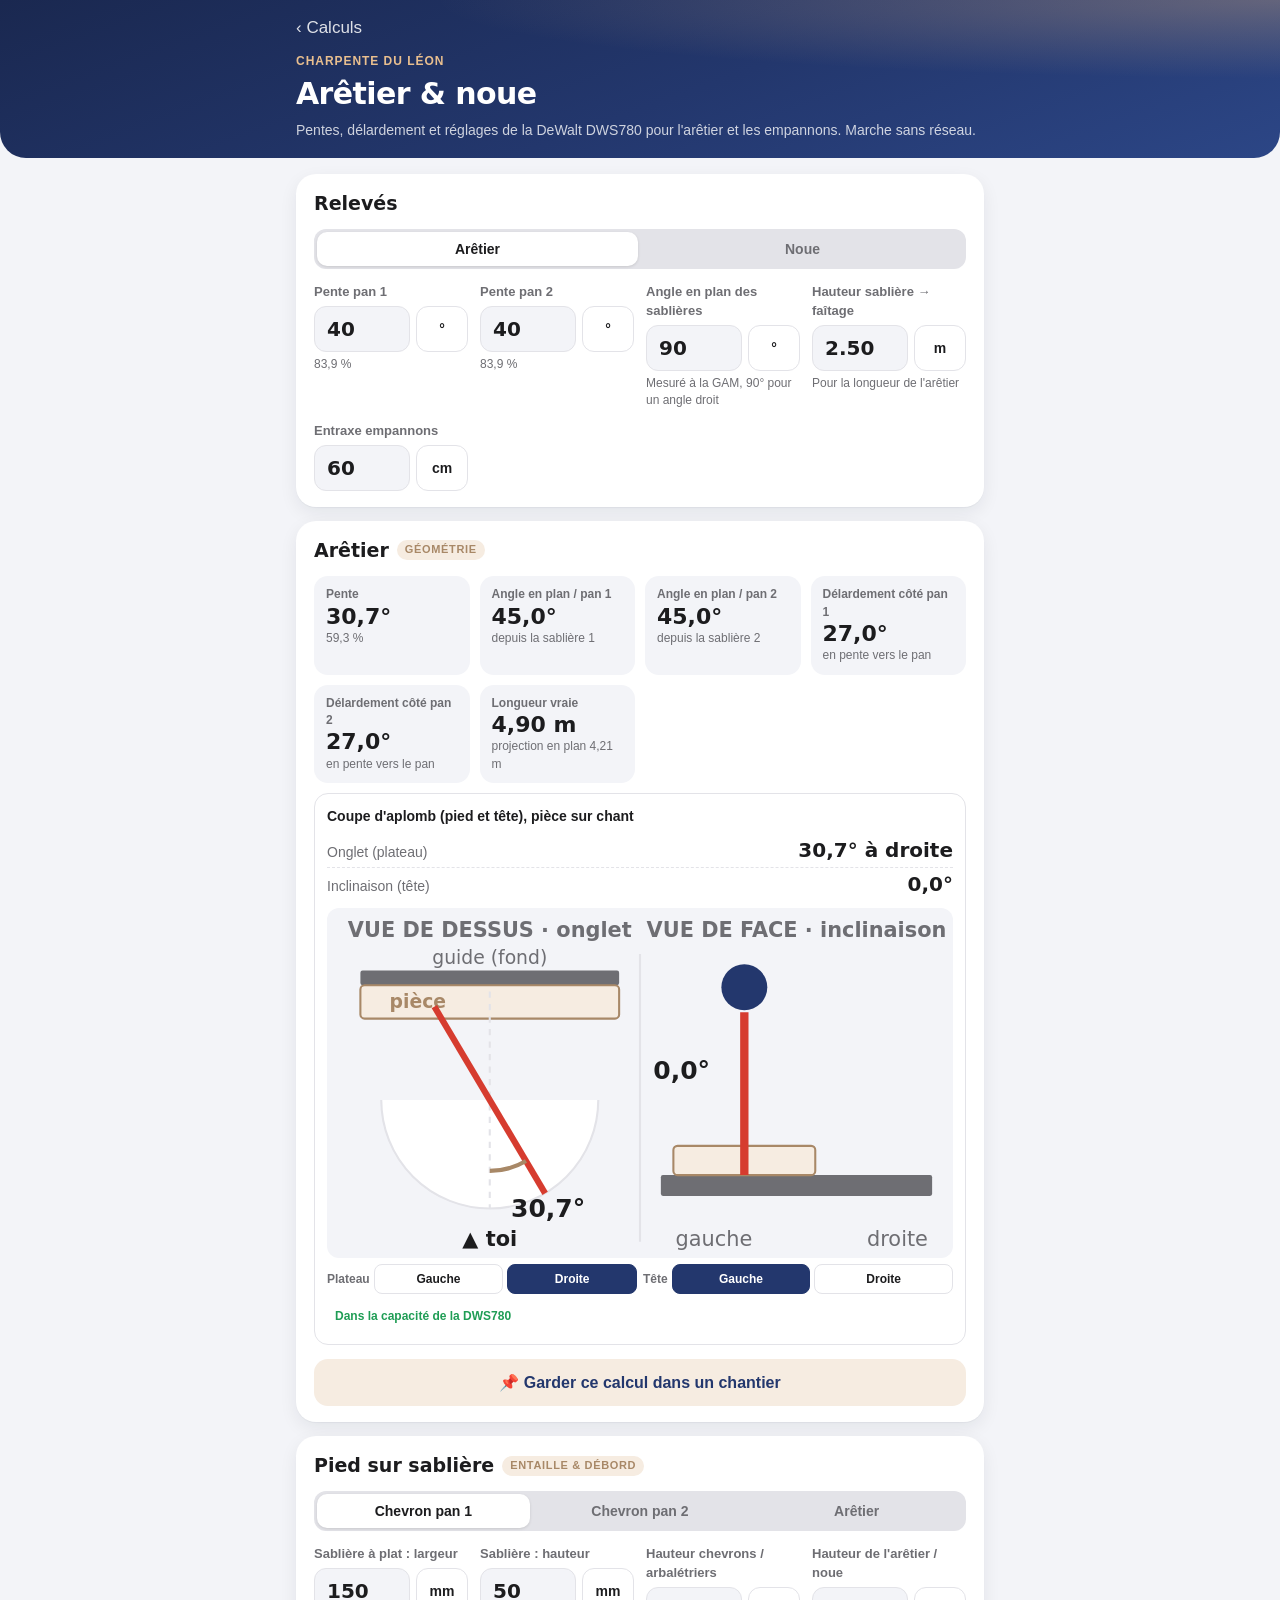
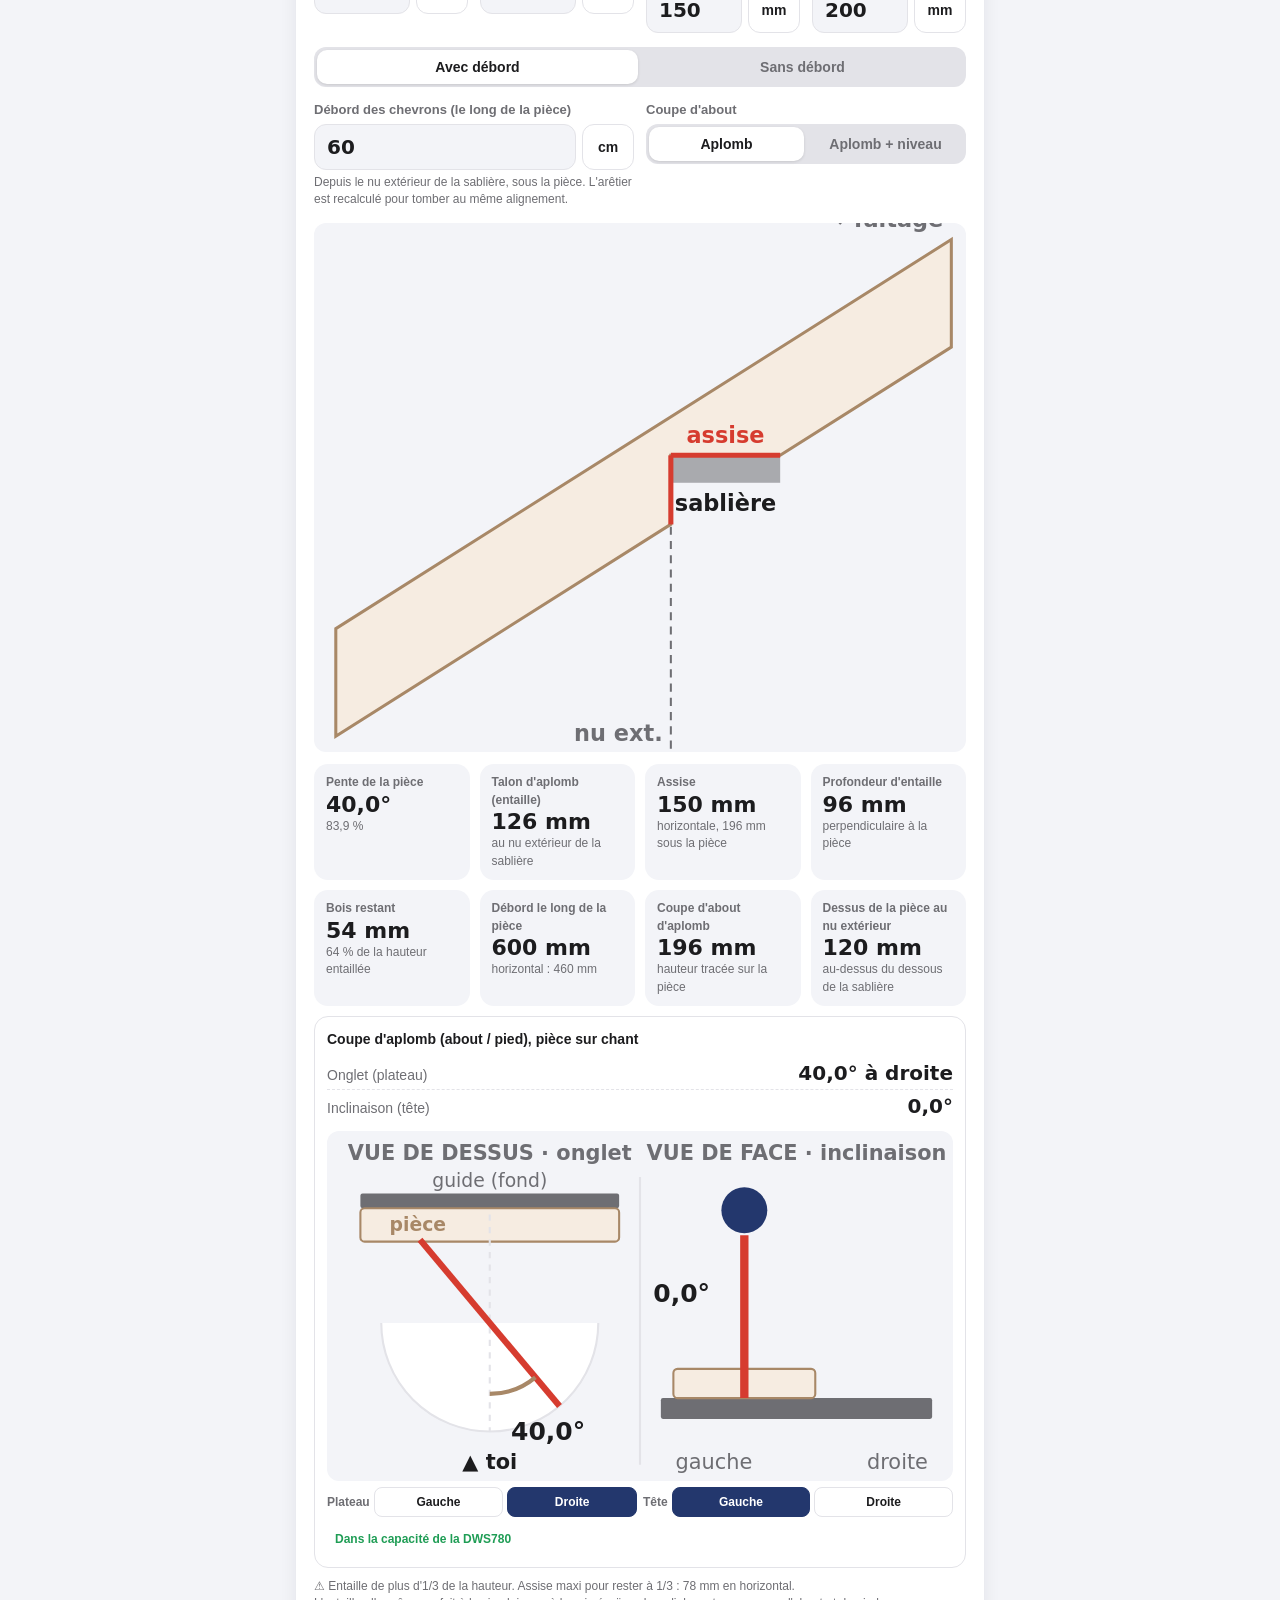
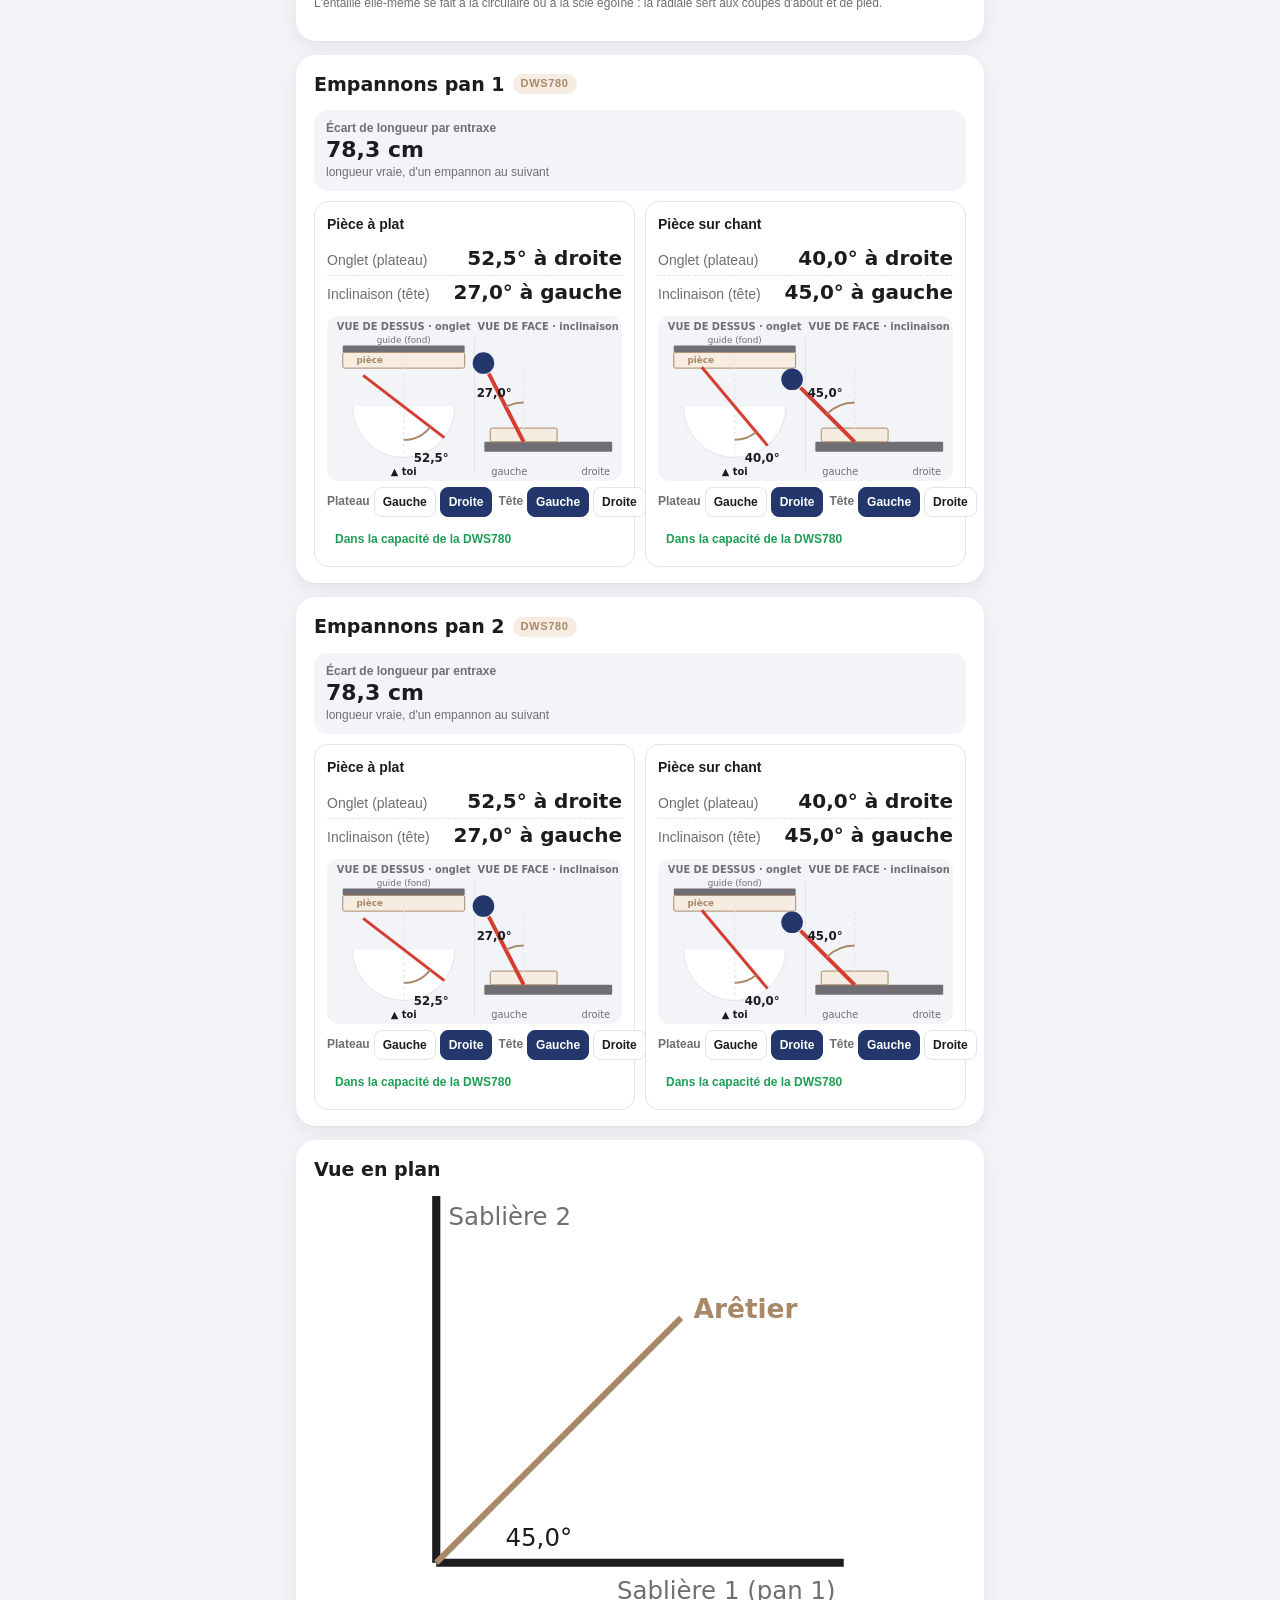
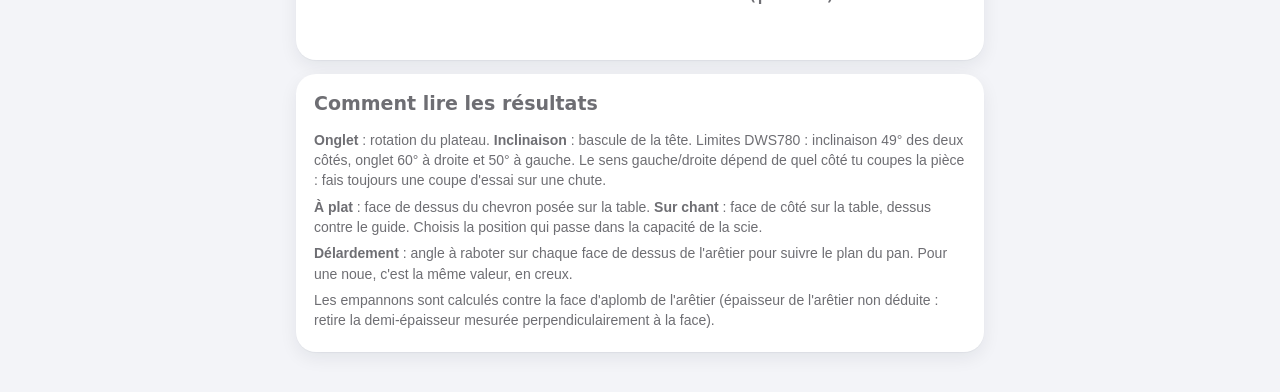
<file: aretier.html>
<!doctype html>
<html lang="fr">
<head>
  <meta charset="utf-8">
  <meta name="viewport" content="width=device-width, initial-scale=1, viewport-fit=cover">
  <!-- Page de calcul autonome : aucun appel réseau, tout est calculé sur le téléphone. -->
  <meta http-equiv="Content-Security-Policy" content="default-src 'self'; script-src 'self'; style-src 'self' 'unsafe-inline'; img-src 'self' data:; connect-src 'none'; object-src 'none'; base-uri 'none'; form-action 'none'">
  <meta name="referrer" content="no-referrer">
  <title>Arêtier &amp; noue · Charpente du Léon</title>
  <meta name="theme-color" content="#23376d">
  <meta name="apple-mobile-web-app-capable" content="yes">
  <meta name="apple-mobile-web-app-status-bar-style" content="default">
  <link rel="manifest" href="manifest.webmanifest">
  <link rel="icon" href="icone.svg" type="image/svg+xml">
  <link rel="apple-touch-icon" href="icone-180.png">
  <style>
    /* Mêmes couleurs que l'appli : bleu marine et or du logo */
    :root {
      --bg: #f3f4f8; --surface: #ffffff; --ink: #1c1c1e; --muted: #6e6e73; --line: #e3e3e8;
      --navy: #23376d; --gold: #a88867; --gold-soft: #f6ece1; --warn: #d63c2f; --warn-soft: #fdeceb; --ok: #1f9d55;
      --f-display: ui-rounded, "SF Pro Rounded", -apple-system, system-ui, sans-serif;
      --f-body: -apple-system, BlinkMacSystemFont, "SF Pro Text", "Segoe UI", Roboto, sans-serif;
      --f-num: ui-rounded, "SF Pro Rounded", -apple-system, system-ui, sans-serif;
      color-scheme: light;
    }
    @media (prefers-color-scheme: dark) {
      :root {
        --bg: #000; --surface: #1c1c1e; --ink: #f5f5f7; --muted: #98989f; --line: #2c2c2e;
        --navy: #34508f; --gold: #d5ac83; --gold-soft: #2f271d; --warn: #ff8a80; --warn-soft: #3a1d1d; --ok: #6fcf97; color-scheme: dark;
      }
    }
    * { box-sizing: border-box; -webkit-tap-highlight-color: transparent; }
    html { -webkit-text-size-adjust: 100%; }
    body { margin: 0; background: var(--bg); color: var(--ink); font-family: var(--f-body); font-size: 16px; line-height: 1.45; }
    header {
      color: #fff; border-radius: 0 0 26px 26px;
      background: radial-gradient(120% 90% at 100% 0%, rgba(213,172,131,.35) 0%, transparent 55%), linear-gradient(160deg, #1a2850 0%, #23376d 55%, #2c4686 100%);
    }
    .wrap { max-width: 720px; margin: 0 auto; padding-left: max(16px, env(safe-area-inset-left)); padding-right: max(16px, env(safe-area-inset-right)); }
    header .wrap { padding-top: calc(env(safe-area-inset-top) + 8px); padding-bottom: 18px; }
    .retour { background: none; border: none; color: #fff; opacity: .85; font: inherit; font-size: 17px; padding: 8px 0; cursor: pointer; }
    .brand { font-weight: 600; letter-spacing: .08em; text-transform: uppercase; font-size: 12px; color: #e9bf8f; margin-top: 4px; }
    h1 { font-family: var(--f-display); font-weight: 800; font-size: 30px; margin: 2px 0 4px; letter-spacing: -.02em; }
    header p { margin: 0; color: rgba(255,255,255,.78); font-size: 14px; }
    main.wrap { padding-top: 16px; padding-bottom: calc(env(safe-area-inset-bottom) + 40px); display: grid; gap: 14px; }
    section { background: var(--surface); border-radius: 20px; padding: 16px 18px; box-shadow: 0 1px 1px rgba(16,24,48,.04), 0 6px 18px rgba(16,24,48,.07); }
    h2 { font-family: var(--f-display); font-weight: 700; font-size: 19px; margin: 0 0 12px; display: flex; align-items: center; gap: 8px; }
    h2 .tag { font-family: var(--f-body); font-size: 11px; font-weight: 700; letter-spacing: .06em; text-transform: uppercase; background: var(--gold-soft); color: var(--gold); padding: 2px 8px; border-radius: 99px; }
    .mode { display: grid; grid-template-columns: 1fr 1fr; gap: 4px; background: var(--line); padding: 3px; border-radius: 12px; margin-bottom: 14px; }
    .mode button { font: 600 14px var(--f-body); border: 0; background: transparent; color: var(--muted); padding: 9px 4px; border-radius: 10px; cursor: pointer; }
    .mode button[aria-pressed="true"] { background: var(--surface); color: var(--ink); box-shadow: 0 1px 3px rgba(0,0,0,.12); }
    .grid { display: grid; grid-template-columns: repeat(auto-fit, minmax(150px, 1fr)); gap: 12px; }
    label { display: block; font-size: 13px; font-weight: 600; color: var(--muted); margin-bottom: 4px; }
    .field { display: flex; gap: 6px; }
    input[type=number] { flex: 1; min-width: 0; font: 600 20px var(--f-num); padding: 10px 12px; border: 1px solid var(--line); border-radius: 12px; background: var(--bg); color: var(--ink); -webkit-appearance: none; appearance: none; }
    input:focus, button:focus-visible { outline: 2px solid var(--gold); outline-offset: 1px; }
    .unit { font: 600 14px var(--f-body); border: 1px solid var(--line); background: var(--surface); color: var(--ink); border-radius: 12px; padding: 0 10px; cursor: pointer; min-width: 52px; }
    .hint { font-size: 12px; color: var(--muted); margin-top: 4px; font-variant-numeric: tabular-nums; }
    .big { display: grid; grid-template-columns: repeat(auto-fit, minmax(140px, 1fr)); gap: 10px; }
    .kv { background: var(--bg); border-radius: 14px; padding: 10px 12px; }
    .kv span { display: block; font-size: 12px; color: var(--muted); font-weight: 600; }
    .kv b { font: 700 22px var(--f-num); font-variant-numeric: tabular-nums; }
    .kv small { font-size: 12px; color: var(--muted); display: block; }
    .saw { display: grid; grid-template-columns: repeat(auto-fit, minmax(280px, 1fr)); gap: 10px; margin-top: 10px; }
    .sawview { width: 100%; height: auto; display: block; margin: 8px 0 4px; background: var(--bg); border-radius: 12px; }
    .sides { display: grid; grid-template-columns: 1fr 1fr; gap: 6px; margin-top: 6px; }
    .sides div { display: flex; align-items: center; gap: 4px; font-size: 12px; color: var(--muted); font-weight: 600; }
    .sides button { font: 600 12px var(--f-body); border: 1px solid var(--line); background: var(--surface); color: var(--ink); border-radius: 8px; padding: 7px 8px; cursor: pointer; flex: 1; }
    .sides button[aria-pressed="true"] { background: var(--navy); color: #fff; border-color: var(--navy); }
    .setting { border: 1px solid var(--line); border-radius: 14px; padding: 12px; }
    .setting h3 { margin: 0 0 8px; font-size: 14px; font-weight: 700; }
    .setting .row { display: flex; justify-content: space-between; align-items: baseline; padding: 4px 0; border-top: 1px dashed var(--line); }
    .setting .row:first-of-type { border-top: 0; }
    .setting .row em { font-style: normal; color: var(--muted); font-size: 14px; }
    .setting .row b { font: 700 20px var(--f-num); }
    .flag { font-size: 12px; font-weight: 600; margin-top: 8px; padding: 6px 8px; border-radius: 8px; }
    .flag.ko { background: var(--warn-soft); color: var(--warn); }
    .flag.okk { color: var(--ok); }
    .plan { width: 100%; height: auto; display: block; }
    .note { font-size: 14px; color: var(--muted); }
    .note p { margin: 6px 0; }
    .garder { display: block; width: 100%; margin-top: 14px; padding: 14px; border: none; border-radius: 14px; font: 700 16px var(--f-body); background: var(--gold-soft); color: var(--navy); cursor: pointer; }
    @media (prefers-color-scheme: dark) { .garder { color: #f5f5f7; } }
    @media (prefers-reduced-motion: reduce) { * { transition: none !important; } }
  </style>
</head>
<body>

<header><div class="wrap">
  <button id="retour" class="retour">‹ Calculs</button>
  <div class="brand">Charpente du Léon</div>
  <h1>Arêtier &amp; noue</h1>
  <p>Pentes, délardement et réglages de la DeWalt DWS780 pour l'arêtier et les empannons. Marche sans réseau.</p>
</div></header>

<main class="wrap">
  <section aria-labelledby="t-in">
    <h2 id="t-in">Relevés</h2>
    <div class="mode" role="group" aria-label="Type de pièce">
      <button id="m-aret" aria-pressed="true">Arêtier</button>
      <button id="m-noue" aria-pressed="false">Noue</button>
    </div>
    <div class="grid">
      <div><label for="p1">Pente pan 1</label>
        <div class="field"><input id="p1" type="number" inputmode="decimal" step="0.1" value="40"><button class="unit" id="u1">°</button></div>
        <div class="hint" id="h1"></div></div>
      <div><label for="p2">Pente pan 2</label>
        <div class="field"><input id="p2" type="number" inputmode="decimal" step="0.1" value="40"><button class="unit" id="u2">°</button></div>
        <div class="hint" id="h2"></div></div>
      <div><label for="a">Angle en plan des sablières</label>
        <div class="field"><input id="a" type="number" inputmode="decimal" step="0.1" value="90"><span class="unit" style="display:grid;place-items:center">°</span></div>
        <div class="hint">Mesuré à la GAM, 90° pour un angle droit</div></div>
      <div><label for="h">Hauteur sablière → faîtage</label>
        <div class="field"><input id="h" type="number" inputmode="decimal" step="0.01" value="2.50"><span class="unit" style="display:grid;place-items:center">m</span></div>
        <div class="hint">Pour la longueur de l'arêtier</div></div>
      <div><label for="e">Entraxe empannons</label>
        <div class="field"><input id="e" type="number" inputmode="decimal" step="1" value="60"><span class="unit" style="display:grid;place-items:center">cm</span></div></div>
    </div>
  </section>

  <section aria-labelledby="t-ar">
    <h2 id="t-ar"><span id="lbl-piece">Arêtier</span> <span class="tag">géométrie</span></h2>
    <div class="big">
      <div class="kv"><span>Pente</span><b id="r-phi">–</b><small id="r-phip"></small></div>
      <div class="kv"><span>Angle en plan / pan 1</span><b id="r-b1">–</b><small>depuis la sablière 1</small></div>
      <div class="kv"><span>Angle en plan / pan 2</span><b id="r-b2">–</b><small>depuis la sablière 2</small></div>
      <div class="kv"><span>Délardement côté pan 1</span><b id="r-d1">–</b><small id="r-d1s"></small></div>
      <div class="kv"><span>Délardement côté pan 2</span><b id="r-d2">–</b><small id="r-d2s"></small></div>
      <div class="kv"><span>Longueur vraie</span><b id="r-L">–</b><small id="r-Lp"></small></div>
    </div>
    <div class="saw" id="ar-saw"></div>
    <button id="garder" class="garder">📌 Garder ce calcul dans un chantier</button>
  </section>

  <section aria-labelledby="t-pied">
    <h2 id="t-pied">Pied sur sablière <span class="tag">entaille &amp; débord</span></h2>
    <div class="mode" role="group" aria-label="Pièce" style="grid-template-columns:1fr 1fr 1fr">
      <button class="pc" data-pc="c1" aria-pressed="true">Chevron pan 1</button>
      <button class="pc" data-pc="c2" aria-pressed="false">Chevron pan 2</button>
      <button class="pc" data-pc="ar" aria-pressed="false" id="pc-ar">Arêtier</button>
    </div>
    <div class="grid">
      <div><label for="sw">Sablière à plat : largeur</label>
        <div class="field"><input id="sw" type="number" inputmode="decimal" step="1" value="150"><span class="unit" style="display:grid;place-items:center">mm</span></div></div>
      <div><label for="sh">Sablière : hauteur</label>
        <div class="field"><input id="sh" type="number" inputmode="decimal" step="1" value="50"><span class="unit" style="display:grid;place-items:center">mm</span></div></div>
      <div><label for="hc">Hauteur chevrons / arbalétriers</label>
        <div class="field"><input id="hc" type="number" inputmode="decimal" step="1" value="150"><span class="unit" style="display:grid;place-items:center">mm</span></div></div>
      <div><label for="ha">Hauteur de l'arêtier / noue</label>
        <div class="field"><input id="ha" type="number" inputmode="decimal" step="1" value="200"><span class="unit" style="display:grid;place-items:center">mm</span></div></div>
    </div>
    <div class="mode" role="group" aria-label="Débord" style="margin-top:14px">
      <button class="db" data-db="1" aria-pressed="true">Avec débord</button>
      <button class="db" data-db="0" aria-pressed="false">Sans débord</button>
    </div>
    <div class="grid" id="deb-in">
      <div><label for="dd">Débord des chevrons (le long de la pièce)</label>
        <div class="field"><input id="dd" type="number" inputmode="decimal" step="1" value="60"><span class="unit" style="display:grid;place-items:center">cm</span></div>
        <div class="hint">Depuis le nu extérieur de la sablière, sous la pièce. L'arêtier est recalculé pour tomber au même alignement.</div></div>
      <div><label>Coupe d'about</label>
        <div class="mode" role="group" style="margin:0">
          <button class="ab" data-ab="ap" aria-pressed="true">Aplomb</button>
          <button class="ab" data-ab="an" aria-pressed="false">Aplomb + niveau</button>
        </div></div>
      <div id="ab-a" hidden><label for="aa">Hauteur de l'aplomb d'about</label>
        <div class="field"><input id="aa" type="number" inputmode="decimal" step="1" value="60"><span class="unit" style="display:grid;place-items:center">mm</span></div></div>
    </div>
    <svg class="plan" id="foot" viewBox="0 0 320 200" role="img" aria-label="Profil du pied sur la sablière" style="margin-top:14px;background:var(--bg);border-radius:12px"></svg>
    <div class="big" id="foot-kv" style="margin-top:12px"></div>
    <div class="saw" id="foot-saw"></div>
    <p class="hint" id="foot-note" style="margin-top:10px"></p>
  </section>

  <section aria-labelledby="t-e1">
    <h2 id="t-e1">Empannons pan 1 <span class="tag">DWS780</span></h2>
    <div class="big">
      <div class="kv"><span>Écart de longueur par entraxe</span><b id="e1-dl">–</b><small>longueur vraie, d'un empannon au suivant</small></div>
    </div>
    <div class="saw" id="e1-saw"></div>
  </section>

  <section aria-labelledby="t-e2">
    <h2 id="t-e2">Empannons pan 2 <span class="tag">DWS780</span></h2>
    <div class="big">
      <div class="kv"><span>Écart de longueur par entraxe</span><b id="e2-dl">–</b><small>longueur vraie, d'un empannon au suivant</small></div>
    </div>
    <div class="saw" id="e2-saw"></div>
  </section>

  <section aria-labelledby="t-plan">
    <h2 id="t-plan">Vue en plan</h2>
    <svg class="plan" id="plan" viewBox="0 0 320 220" role="img" aria-label="Plan des sablières et de l'arêtier"></svg>
  </section>

  <section class="note" aria-labelledby="t-n">
    <h2 id="t-n">Comment lire les résultats</h2>
    <p><b>Onglet</b> : rotation du plateau. <b>Inclinaison</b> : bascule de la tête. Limites DWS780 : inclinaison 49° des deux côtés, onglet 60° à droite et 50° à gauche. Le sens gauche/droite dépend de quel côté tu coupes la pièce : fais toujours une coupe d'essai sur une chute.</p>
    <p><b>À plat</b> : face de dessus du chevron posée sur la table. <b>Sur chant</b> : face de côté sur la table, dessus contre le guide. Choisis la position qui passe dans la capacité de la scie.</p>
    <p><b>Délardement</b> : angle à raboter sur chaque face de dessus de l'arêtier pour suivre le plan du pan. Pour une noue, c'est la même valeur, en creux.</p>
    <p>Les empannons sont calculés contre la face d'aplomb de l'arêtier (épaisseur de l'arêtier non déduite : retire la demi-épaisseur mesurée perpendiculairement à la face).</p>
  </section>
</main>

<script src="aretier.js"></script>
</body>
</html>
</file>
<file: style.css>
/* ===================== Couleurs et bases ===================== */
:root {
  /* Couleurs du logo : bleu marine #23376D et or #D5AC83 → #A88867 */
  --bleu: #23376d;
  --bleu-vif: #2f5bb7;
  --or: #b8956b;
  --or-degrade: linear-gradient(135deg, #d5ac83, #a88867);
  --bleu-clair: #e9effa;
  --orange: #e67e22;
  --orange-clair: #fff3e6;
  --vert: #1f9d55;
  --vert-clair: #e7f6ee;
  --rouge: #d63c2f;
  --fond: #f2f2f7;
  --carte: #ffffff;
  --texte: #1c1c1e;
  --texte-doux: #6e6e73;
  --bord: #e3e3e8;
  --ombre: 0 1px 2px rgba(0,0,0,.04), 0 4px 14px rgba(0,0,0,.05);
  --rayon: 16px;
  --barre: 64px;
}
@media (prefers-color-scheme: dark) {
  :root {
    --bleu: #34508f;
    --bleu-vif: #7d9be0;
    --bleu-clair: #1d2738;
    --orange-clair: #33261a;
    --vert-clair: #15291e;
    --fond: #000000;
    --carte: #1c1c1e;
    --texte: #f5f5f7;
    --texte-doux: #98989f;
    --bord: #2c2c2e;
    --ombre: none;
  }
}

* { box-sizing: border-box; -webkit-tap-highlight-color: transparent; }
html, body { margin: 0; }
html { -webkit-text-size-adjust: 100%; }
body {
  font-family: -apple-system, BlinkMacSystemFont, "SF Pro Text", "Segoe UI", Roboto, sans-serif;
  background: var(--fond);
  color: var(--texte);
  min-height: 100vh;
  overscroll-behavior-y: none;
}
button, input, select, textarea { font: inherit; color: inherit; }
button { cursor: pointer; }
.cache { display: none !important; }
.discret { color: var(--texte-doux); font-size: 14px; margin: 0; }
.petit { font-size: 12px; padding: 0 16px; }
.centre { text-align: center; margin-top: 24px; }
.gras { font-weight: 700; }

/* ===================== Écrans ===================== */
.ecran {
  padding: calc(env(safe-area-inset-top) + 8px) 16px calc(var(--barre) + env(safe-area-inset-bottom) + 24px);
  animation: apparition .22s ease-out;
}
.ecran.plein { padding-bottom: calc(env(safe-area-inset-bottom) + 110px); }
@keyframes apparition { from { opacity: 0; transform: translateY(6px); } to { opacity: 1; transform: none; } }

.titre-page { padding: 12px 4px 10px; }
.titre-page.avec-logo { display: flex; justify-content: space-between; align-items: flex-start; gap: 12px; }
.logo-entete img { display: block; width: 104px; height: auto; margin-top: -4px; }
.logo-bas { display: block; margin: 28px auto 0; text-align: center; }
.logo-bas img { width: 150px; height: auto; opacity: .9; }
.titre-page h1 { font-size: 34px; line-height: 1.1; letter-spacing: -.02em; margin: 0; font-weight: 800; }
.titre-page.compact h1 { font-size: 28px; }
.titre-page .discret { margin-top: 6px; }
.sur-titre { margin: 0 0 2px; color: var(--texte-doux); font-size: 13px; font-weight: 600; text-transform: uppercase; letter-spacing: .04em; }
.etat { margin: 6px 0 0; font-size: 13px; color: var(--texte-doux); }
.etat.ok::before { content: "● "; color: var(--vert); }
.etat.hors::before { content: "● "; color: var(--orange); }

.retour {
  background: none; border: none; color: var(--bleu-vif); font-size: 17px; padding: 8px 0;
}
.lien { background: none; border: none; color: var(--bleu-vif); font-size: 15px; padding: 4px 0; }

/* ===================== Cartes ===================== */
.carte {
  background: var(--carte); border-radius: var(--rayon); padding: 14px 16px; margin: 12px 0;
  box-shadow: var(--ombre);
}
.carte-entete { display: flex; align-items: baseline; justify-content: space-between; margin-bottom: 8px; }
.carte h2 { font-size: 17px; margin: 0; font-weight: 700; }
.titre-section { font-size: 13px; text-transform: uppercase; letter-spacing: .04em; color: var(--texte-doux); margin: 22px 4px 6px; font-weight: 600; }

.liste-simple { list-style: none; margin: 0; padding: 0; }
.liste-simple li {
  display: flex; align-items: center; gap: 10px; padding: 10px 0;
  border-top: 1px solid var(--bord); font-size: 15px;
}
.liste-simple li:first-child { border-top: none; }
.liste-simple .quand { margin-left: auto; color: var(--texte-doux); font-size: 13px; white-space: nowrap; }
.liste-simple .vide { color: var(--texte-doux); }

/* Squelettes de chargement */
.squelette {
  border-radius: 10px; list-style: none;
  background: linear-gradient(90deg, var(--bord) 25%, var(--fond) 50%, var(--bord) 75%);
  background-size: 200% 100%; animation: brille 1.2s infinite linear;
}
@keyframes brille { from { background-position: 200% 0; } to { background-position: -200% 0; } }

/* Bandeaux */
.bandeau {
  display: flex; align-items: flex-start; gap: 12px; padding: 12px 14px; margin: 8px 0;
  border-radius: var(--rayon); background: var(--orange-clair); font-size: 14px;
}
.bandeau.info { background: var(--bleu-clair); align-items: center; }
.bandeau p { margin: 4px 0 0; }
.bandeau .fermer { margin-left: auto; background: none; border: none; font-size: 22px; line-height: 1; color: var(--texte-doux); }
.ico-partage { display: inline-block; border: 1px solid currentColor; border-radius: 4px; padding: 0 3px; font-size: 11px; }

/* ===================== Accueil ===================== */
.deposer {
  display: flex; align-items: center; gap: 14px; width: 100%; margin: 6px 0 12px; padding: 18px 16px;
  border: none; border-radius: 20px; text-align: left; color: #fff;
  background: linear-gradient(135deg, #1a2a55 0%, #23376d 55%, #34508f 100%);
  box-shadow: 0 8px 22px rgba(35,55,109,.35), inset 0 -3px 0 #c9a37c;
}
.deposer:active { transform: scale(.98); }
.deposer-ico { font-size: 40px; width: 58px; height: 58px; display: grid; place-items: center; background: rgba(255,255,255,.16); border-radius: 16px; flex: none; }
.deposer .titre { display: block; font-size: 19px; font-weight: 800; }
.deposer .sous-titre { display: block; font-size: 13px; opacity: .85; margin-top: 3px; }
.deposer .chevron { margin-left: auto; font-size: 30px; opacity: .7; }

.actions-rapides { display: grid; grid-template-columns: repeat(4, 1fr); gap: 10px; }
.action {
  display: flex; flex-direction: column; align-items: center; gap: 6px; padding: 12px 4px;
  border: none; border-radius: var(--rayon); background: var(--carte); box-shadow: var(--ombre);
  font-size: 12px; font-weight: 600; line-height: 1.2; text-align: center;
}
.action span { font-size: 26px; }
.action:active { transform: scale(.96); }

.carte-meteo .meteo { display: flex; align-items: center; gap: 14px; }
.meteo-ico { font-size: 44px; }
.meteo-temp { font-size: 34px; font-weight: 800; letter-spacing: -.02em; }
.meteo-detail { font-size: 14px; color: var(--texte-doux); line-height: 1.45; }
.alerte {
  margin-top: 10px; padding: 10px 12px; border-radius: 12px; font-size: 14px; font-weight: 600;
  background: var(--orange-clair); color: #a65200;
}
@media (prefers-color-scheme: dark) { .alerte { color: #ffb066; } }
.alerte.ok { background: var(--vert-clair); color: var(--vert); }

.agenda-date { width: 46px; text-align: center; flex: none; }
.agenda-date b { display: block; font-size: 18px; line-height: 1; }
.agenda-date small { font-size: 11px; color: var(--rouge); text-transform: uppercase; font-weight: 700; }
.agenda-texte { min-width: 0; }
.agenda-texte div { font-weight: 600; white-space: nowrap; overflow: hidden; text-overflow: ellipsis; }
.agenda-texte small { color: var(--texte-doux); }

.progression { height: 6px; border-radius: 3px; background: var(--bord); overflow: hidden; margin: 4px 0 8px; }
#progression-barre { height: 100%; width: 0; background: var(--bleu-vif); transition: width .3s; }

/* ===================== Formulaires ===================== */
.champ { display: flex; flex-direction: column; gap: 6px; margin: 10px 0; }
.champ label, .etiquette { font-size: 13px; font-weight: 600; color: var(--texte-doux); margin: 0 0 6px; }
input[type=text], input[type=url], input[type=password], input[type=tel], input[type=email], input[type=search], select, textarea {
  width: 100%; font-size: 17px; padding: 12px 14px; border: 1px solid var(--bord); border-radius: 12px;
  background: var(--carte); -webkit-appearance: none; appearance: none;
}
select { background-image: linear-gradient(45deg, transparent 50%, var(--texte-doux) 50%), linear-gradient(135deg, var(--texte-doux) 50%, transparent 50%);
  background-position: calc(100% - 20px) 50%, calc(100% - 15px) 50%; background-size: 5px 5px; background-repeat: no-repeat; padding-right: 36px; }
textarea { resize: vertical; margin-top: 8px; }
input:focus, select:focus, textarea:focus { outline: 2px solid var(--bleu-vif); outline-offset: -1px; }
.bloc { margin: 16px 0; }
.bloc select + input { margin-top: 8px; }

.btn {
  display: block; width: 100%; margin-top: 12px; padding: 15px; border: none; border-radius: 14px;
  font-size: 17px; font-weight: 700; text-align: center; text-decoration: none;
}
.btn:active { opacity: .85; }
.btn.principal { background: var(--bleu); color: #fff; }
@media (prefers-color-scheme: dark) { .btn.principal { background: var(--bleu-vif); } }
.btn.principal:disabled { opacity: .4; }
.btn.secondaire { background: var(--bleu-clair); color: var(--bleu-vif); }
.btn-petit {
  margin-top: 8px; padding: 7px 14px; border: none; border-radius: 999px; font-size: 14px; font-weight: 700;
  background: var(--bleu); color: #fff; white-space: nowrap;
}
.deux-boutons { display: grid; grid-template-columns: 1fr 1fr; gap: 10px; }
.deux-boutons .btn { margin-top: 10px; font-size: 15px; padding: 13px 8px; }

.puces { display: flex; flex-wrap: wrap; gap: 8px; margin: 10px 0; }
.puces.defilant { flex-wrap: nowrap; overflow-x: auto; scrollbar-width: none; margin-left: -16px; margin-right: -16px; padding: 0 16px; }
.puces.defilant::-webkit-scrollbar { display: none; }
.puce {
  flex: none; border: 1px solid var(--bord); background: var(--carte); border-radius: 999px;
  padding: 8px 14px; font-size: 14px; font-weight: 600;
}
.puce.active { background: var(--bleu); border-color: var(--bleu); color: #fff; }

.ligne-option { display: flex; align-items: center; justify-content: space-between; gap: 12px;
  background: var(--carte); border-radius: var(--rayon); padding: 12px 16px; margin: 14px 0; box-shadow: var(--ombre); }
.ligne-option p { margin-top: 2px; }
.interrupteur { position: relative; width: 51px; height: 31px; flex: none; }
.interrupteur input { opacity: 0; width: 0; height: 0; }
.interrupteur span { position: absolute; inset: 0; background: var(--bord); border-radius: 999px; transition: .2s; }
.interrupteur span::before { content: ""; position: absolute; width: 27px; height: 27px; left: 2px; top: 2px; background: #fff; border-radius: 50%; box-shadow: 0 2px 4px rgba(0,0,0,.2); transition: .2s; }
.interrupteur input:checked + span { background: #34c759; }
.interrupteur input:checked + span::before { transform: translateX(20px); }

/* ===================== Écran document ===================== */
.barre-haut { display: grid; grid-template-columns: 1fr auto 1fr; align-items: center; padding: 4px 0 8px; }
.barre-haut strong { font-size: 17px; }
.barre-haut > :last-child { justify-self: end; }
.pages { display: grid; grid-template-columns: repeat(3, 1fr); gap: 8px; margin: 8px 0; }
.page { position: relative; }
.page img, .page .pdf {
  width: 100%; aspect-ratio: 3 / 4; object-fit: cover; border-radius: 12px; display: block;
  border: 1px solid var(--bord); background: var(--carte);
}
.page .pdf { display: grid; place-items: center; font-size: 13px; text-align: center; padding: 8px; word-break: break-word; }
.page .num { position: absolute; left: 6px; bottom: 6px; background: rgba(0,0,0,.6); color: #fff; font-size: 12px; padding: 2px 7px; border-radius: 8px; }
.page .suppr { position: absolute; right: 5px; top: 5px; width: 28px; height: 28px; border-radius: 50%; border: none; background: rgba(0,0,0,.6); color: #fff; font-size: 17px; line-height: 1; }
.page-plus {
  aspect-ratio: 3 / 4; border: 2px dashed var(--bord); border-radius: 12px; background: transparent;
  color: var(--texte-doux); font: inherit; font-size: 14px; font-weight: 700;
  display: flex; flex-direction: column; align-items: center; justify-content: center; gap: 4px;
}
.page-plus .plus { font-size: 34px; line-height: 1; font-weight: 400; }
.page-plus:active { background: var(--carte); }
.pages-vide { grid-column: span 3; text-align: center; padding: 30px 10px; border: 2px dashed var(--bord); border-radius: var(--rayon); color: var(--texte-doux); }
.gps { font-size: 14px; margin: 0 0 8px; color: var(--texte-doux); }
.gps.trouve { color: var(--vert); font-weight: 700; }
.pied-fixe {
  position: fixed; left: 0; right: 0; bottom: 0; padding: 10px 16px calc(env(safe-area-inset-bottom) + 10px);
  background: color-mix(in srgb, var(--fond) 88%, transparent); backdrop-filter: blur(16px); -webkit-backdrop-filter: blur(16px);
  border-top: 1px solid var(--bord);
}
.pied-fixe .btn { margin: 0; }

/* ===================== Chantiers ===================== */
.recherche input { margin-top: 2px; }
.liste-cartes { list-style: none; padding: 0; margin: 8px 0 0; }
.liste-cartes li button {
  display: flex; align-items: center; gap: 12px; width: 100%; padding: 14px; margin-bottom: 10px;
  border: none; border-radius: var(--rayon); background: var(--carte); box-shadow: var(--ombre); text-align: left;
}
.liste-cartes li button:active { transform: scale(.99); }
.avatar { width: 44px; height: 44px; border-radius: 12px; display: grid; place-items: center; flex: none; font-weight: 800; color: #fff; font-size: 17px; }
.liste-cartes .corps { min-width: 0; flex: 1; }
.liste-cartes .nom { font-weight: 700; font-size: 16px; white-space: nowrap; overflow: hidden; text-overflow: ellipsis; }
.liste-cartes .info { font-size: 13px; color: var(--texte-doux); margin-top: 2px; }
.liste-cartes .droite { text-align: right; flex: none; }
.statut { display: inline-block; font-size: 11px; font-weight: 700; padding: 3px 8px; border-radius: 999px; background: var(--bleu-clair); color: var(--bleu-vif); }
.statut.en-cours { background: var(--vert-clair); color: var(--vert); }
.statut.a-venir { background: var(--orange-clair); color: var(--orange); }
.statut.termine { background: var(--bord); color: var(--texte-doux); }
.dist { display: block; font-size: 12px; color: var(--texte-doux); margin-top: 4px; }
.etat-vide { text-align: center; padding: 40px 20px; color: var(--texte-doux); }
.etat-vide span { display: block; font-size: 44px; margin-bottom: 8px; }

/* Fiche */
.boutons-fiche { display: flex; gap: 8px; overflow-x: auto; margin: 4px -16px 6px; padding: 4px 16px; scrollbar-width: none; }
.boutons-fiche::-webkit-scrollbar { display: none; }
.bouton-rond {
  flex: 1 0 64px; display: flex; flex-direction: column; align-items: center; gap: 4px; padding: 10px 6px;
  border: none; border-radius: 14px; background: var(--carte); box-shadow: var(--ombre);
  color: var(--bleu-vif); font-size: 12px; font-weight: 600; text-decoration: none;
}
.bouton-rond span { font-size: 22px; }
.segment { display: grid; grid-auto-flow: column; grid-auto-columns: 1fr; background: var(--bord); border-radius: 10px; padding: 2px; margin: 12px 0; }
.segment button { border: none; background: none; padding: 7px 2px; border-radius: 8px; font-size: 13px; font-weight: 600; }
.segment button.active { background: var(--carte); box-shadow: 0 1px 3px rgba(0,0,0,.12); }
.depliant summary { font-weight: 700; list-style: none; display: flex; justify-content: space-between; }
.depliant summary::after { content: "›"; transform: rotate(90deg); color: var(--texte-doux); }
.depliant[open] summary::after { transform: rotate(-90deg); }
.depliant summary::-webkit-details-marker { display: none; }
.rubrique h2 { display: flex; justify-content: space-between; align-items: center; }
.rubrique h2 a { color: inherit; text-decoration: none; }
.rubrique .nb { color: var(--texte-doux); font-weight: 500; font-size: 14px; }
.rubrique a.fichier { display: flex; gap: 10px; align-items: center; padding: 10px 0; border-top: 1px solid var(--bord); color: var(--texte); text-decoration: none; font-size: 15px; }
.rubrique a.fichier:first-of-type { border-top: none; }
.rubrique a.fichier span:last-child { overflow: hidden; text-overflow: ellipsis; white-space: nowrap; }
.rubrique .fichier-texte { display: flex; flex-direction: column; min-width: 0; }
.rubrique .fichier-texte span { overflow: hidden; text-overflow: ellipsis; white-space: nowrap; }
.rubrique .fichier-texte small { color: var(--texte-doux); font-size: 12px; margin-top: 2px; }
.rubrique button.tout-voir { display: flex; gap: 10px; align-items: center; width: 100%; padding: 10px 0; border: none; border-top: 1px solid var(--bord); background: none; color: var(--bleu-vif); font-size: 15px; font-weight: 600; text-align: left; }
.vignettes { display: grid; grid-template-columns: repeat(3, 1fr); gap: 6px; }
.vignettes img { width: 100%; aspect-ratio: 1; object-fit: cover; border-radius: 10px; display: block; }
.vignette-photo { display: flex; flex-direction: column; gap: 4px; }
.vignette-photo .mesurer { border: none; border-radius: 8px; background: var(--fond); color: var(--bleu-vif); font-size: 13px; font-weight: 600; padding: 6px 4px; }
.vignette-photo .mesurer:disabled { opacity: .6; }
.aide-mesurer { font-size: 13px; margin: 8px 0 0; }

/* ===================== À faire ===================== */
.ajout-tache { display: flex; gap: 10px; margin: 4px 0 14px; }
.btn-rond { width: 50px; height: 50px; flex: none; border: none; border-radius: 50%; background: var(--bleu); color: #fff; font-size: 26px; line-height: 1; }
.liste-taches { list-style: none; margin: 0; padding: 0; }
.liste-taches li {
  display: flex; align-items: flex-start; gap: 12px; padding: 14px; margin-bottom: 8px;
  background: var(--carte); border-radius: var(--rayon); box-shadow: var(--ombre);
  transition: opacity .3s, transform .3s;
}
.liste-taches li.fait { opacity: 0; transform: translateX(40px); }
.case { width: 26px; height: 26px; flex: none; border-radius: 50%; border: 2px solid var(--texte-doux); background: none; margin-top: 1px; }
.case.cochee { background: var(--vert); border-color: var(--vert); }
.case.cochee::after { content: "✓"; color: #fff; font-weight: 800; font-size: 15px; display: block; line-height: 22px; }
.liste-taches .texte { font-size: 16px; line-height: 1.35; }
.liste-taches small { display: block; color: var(--texte-doux); font-size: 12px; margin-top: 4px; }
.attente { color: var(--orange); }

/* ===================== Menu « Plus » / réglages ===================== */
.menu { list-style: none; padding: 0; margin: 12px 0; background: var(--carte); border-radius: var(--rayon); box-shadow: var(--ombre); overflow: hidden; }
.menu li + li { border-top: 1px solid var(--bord); }
.menu button, .menu .ligne { display: flex; align-items: center; gap: 12px; width: 100%; padding: 14px 16px; border: none; background: none; font-size: 16px; text-align: left; }
.menu span { font-size: 20px; width: 26px; text-align: center; }
.menu i { margin-left: auto; font-style: normal; color: var(--texte-doux); font-size: 20px; }
.menu .valeur { margin-left: auto; font-size: 14px; color: var(--texte-doux); }
.menu .valeur.ok { color: var(--vert); font-weight: 700; }
.menu .valeur.non { color: var(--rouge); font-weight: 700; }

.point { white-space: pre-wrap; font-size: 15px; line-height: 1.5; }

/* ===================== Bienvenue ===================== */
.bienvenue { text-align: center; padding-top: 24px; }
.bienvenue .logo { width: 230px; max-width: 70%; height: auto; }
.bienvenue h1 { font-size: 30px; margin: 14px 0 6px; }
.etapes { list-style: none; padding: 0; margin: 22px 0; text-align: left; }
.etapes li { display: flex; gap: 12px; align-items: flex-start; background: var(--carte); border-radius: var(--rayon); padding: 14px; margin-bottom: 10px; box-shadow: var(--ombre); }
.etapes .num { width: 28px; height: 28px; border-radius: 50%; background: var(--bleu-clair); color: var(--bleu-vif); display: grid; place-items: center; font-weight: 800; flex: none; }
.etapes p { margin: 3px 0 0; font-size: 14px; color: var(--texte-doux); }
.etapes .coche { margin-left: auto; font-size: 20px; }
.etapes li.ok .coche::after { content: "✅"; }
.etapes li.ok .num { background: var(--vert-clair); color: var(--vert); }

/* ===================== Calculs ===================== */
.deux-champs { display: grid; grid-template-columns: 1fr 1fr; gap: 0 10px; }
/* Adresse proposée en tapant, ville d'après le code postal */
.cp-ville { display: grid; grid-template-columns: 7.5em 1fr; gap: 0 10px; }
.champ-adresse { position: relative; }
.propositions { position: absolute; left: 0; right: 0; top: 100%; z-index: 30; list-style: none; margin: 4px 0 0; padding: 4px;
  background: var(--carte); border: 1px solid var(--bord); border-radius: 12px; box-shadow: var(--ombre-forte); max-height: 260px; overflow-y: auto; }
.propositions button { display: flex; flex-direction: column; align-items: flex-start; width: 100%; text-align: left; background: none; border: none;
  padding: 10px 12px; border-radius: 9px; font-size: 16px; color: var(--texte); cursor: pointer; }
.propositions button:hover, .propositions button:focus { background: var(--fond); }
.propositions small { color: var(--texte-doux); font-size: 13px; }
#rdv-voir-fiche { display: block; text-align: left; margin-top: 8px; font-weight: 600; }
/* ===================== Photos du chantier (1.18) ===================== */
.deposer.photos { background: linear-gradient(135deg, #f3d9b9, #d5ac83); color: #3b2a14; }
.photos-gps { margin: -2px 0 10px; }
.photos-actions { display: grid; gap: 10px; margin: 6px 0 12px; }
.photos-gros { display: flex; align-items: center; gap: 14px; width: 100%; box-sizing: border-box; padding: 16px 18px; border: none; border-radius: 16px;
  background: var(--carte); color: var(--texte); font-size: 18px; font-weight: 700; text-align: left; text-decoration: none; box-shadow: var(--ombre, 0 1px 3px rgba(0,0,0,.08)); cursor: pointer; }
.photos-gros span { font-size: 30px; line-height: 1; }
.photos-gros:disabled { opacity: .45; }
.photos-gros.principal, #photos-prendre { background: var(--bleu-vif); color: #fff; }
.photos-gros.petit { padding: 12px 14px; font-size: 16px; margin-top: 10px; }
.photos-gros.petit span { font-size: 22px; }
.photos-aide { margin: 4px 0 10px; }
.photos-grille { display: grid; grid-template-columns: repeat(2, 1fr); gap: 8px; }
.photo-tuile { position: relative; padding: 0; border: none; border-radius: 12px; overflow: hidden; background: var(--fond); cursor: pointer; }
.photo-tuile img { display: block; width: 100%; aspect-ratio: 4 / 3; object-fit: cover; }
.photo-etat { position: absolute; left: 6px; bottom: 6px; padding: 4px 8px; border-radius: 8px; background: rgba(0,0,0,.6); color: #fff; font-size: 13px; font-weight: 600; }
.photo-tuile.envoi img { opacity: .6; }
.photos-toutes { display: block; margin: 12px 0; font-weight: 600; }
.photos-choix { position: fixed; inset: 0; z-index: 100; display: grid; place-items: end center; background: rgba(0,0,0,.5); padding: 16px; }
.photos-choix.cache { display: none; }
.photos-choix-boite { width: 100%; max-width: 480px; display: grid; gap: 10px; padding: 14px; border-radius: 20px; background: var(--fond); }
.photos-choix-boite img { width: 100%; max-height: 40vh; object-fit: contain; border-radius: 12px; background: #000; }
.photos-choix-boite .lien { text-align: center; padding: 10px; font-size: 17px; }
@media (min-width: 700px) { .photos-grille { grid-template-columns: repeat(3, 1fr); } .photos-actions { grid-template-columns: repeat(3, 1fr); } .photos-choix { place-items: center; } }
@media (min-width: 1100px) { .photos-grille { grid-template-columns: repeat(4, 1fr); } }

.rdv-deja { margin-top: 12px; padding: 12px; border-radius: 14px; background: var(--fond); }
.rdv-deja h3 { margin: 0 0 10px; font-size: 16px; }
.rdv-deja .ajout-galerie { width: 100%; margin: 0 0 10px; padding: 12px; border: none; border-radius: 12px; background: var(--bleu-vif); color: #fff; font-size: 16px; font-weight: 700; }
.rdv-deja .deja-liste { margin-top: 12px; display: grid; grid-template-columns: minmax(0, 1fr); gap: 4px; }
.rdv-deja .fichier { display: flex; align-items: center; gap: 10px; padding: 10px 12px; border: none; border-radius: 10px; background: var(--carte);
  color: var(--texte); text-decoration: none; font-size: 15px; text-align: left; width: 100%; box-sizing: border-box; overflow: hidden; }
.rdv-deja .fichier-texte { display: flex; flex-direction: column; min-width: 0; flex: 1; }
.rdv-deja .fichier-texte span { overflow: hidden; text-overflow: ellipsis; white-space: nowrap; }
.rdv-deja .fichier small { color: var(--texte-doux); font-size: 12px; }
@media (min-width: 1100px) { .rdv-deja .vignettes { grid-template-columns: repeat(6, 1fr); } }
.resultats { list-style: none; margin: 8px 0 0; padding: 0; }
.resultats li { display: flex; justify-content: space-between; gap: 10px; padding: 10px 0; border-top: 1px solid var(--bord); font-size: 15px; }
.resultats li b { font-size: 17px; font-variant-numeric: tabular-nums; }

/* Liseré de couleur selon le statut du chantier */
.liste-cartes li button { border-left: 4px solid transparent; }
.liste-cartes li.en-cours button { border-left-color: var(--vert); }
.liste-cartes li.a-venir button { border-left-color: var(--orange); }
.liste-cartes li.termine button { border-left-color: var(--bord); }

.meteo-temp, .agenda-date b, .pastille { font-variant-numeric: tabular-nums; }

@media (prefers-reduced-motion: reduce) {
  *, *::before, *::after { animation: none !important; transition: none !important; }
}

/* ===================== Barre d'onglets ===================== */
.barre-onglets {
  position: fixed; left: 0; right: 0; bottom: 0; z-index: 10;
  display: grid; grid-template-columns: repeat(5, 1fr); align-items: center;
  height: calc(var(--barre) + env(safe-area-inset-bottom)); padding-bottom: env(safe-area-inset-bottom);
  background: color-mix(in srgb, var(--carte) 85%, transparent);
  backdrop-filter: saturate(180%) blur(20px); -webkit-backdrop-filter: saturate(180%) blur(20px);
  border-top: 1px solid var(--bord);
}
.barre-onglets button { position: relative; display: flex; flex-direction: column; align-items: center; gap: 3px; border: none; background: none; color: var(--texte-doux); font-size: 10px; font-weight: 600; padding: 6px 0; }
.barre-onglets svg { width: 26px; height: 26px; fill: none; stroke: currentColor; stroke-width: 1.9; stroke-linecap: round; stroke-linejoin: round; }
.barre-onglets button.active { color: var(--bleu-vif); }
.barre-onglets button.active svg { stroke-width: 2.3; }
.onglet-central { justify-self: center; }
.onglet-central svg { width: 54px; height: 54px; padding: 13px; border-radius: 50%; background: var(--bleu); color: #fff; stroke: #fff; stroke-width: 2.6; box-shadow: 0 6px 16px rgba(35,55,109,.4), inset 0 0 0 2px #d5ac83; margin-top: -18px; }
.pastille { position: absolute; top: 2px; left: calc(50% + 6px); min-width: 18px; height: 18px; padding: 0 5px; border-radius: 9px; background: var(--rouge); color: #fff; font-size: 11px; line-height: 18px; font-style: normal; }
body.sans-barre .barre-onglets { display: none; }

/* ===================== Toast ===================== */
.toast {
  position: fixed; left: 16px; right: 16px; z-index: 20;
  bottom: calc(var(--barre) + env(safe-area-inset-bottom) + 12px);
  padding: 13px 16px; border-radius: 14px; background: rgba(30,30,32,.95); color: #fff;
  font-size: 15px; text-align: center; box-shadow: 0 8px 24px rgba(0,0,0,.25);
  animation: apparition .2s ease-out;
}
body.sans-barre .toast { bottom: calc(env(safe-area-inset-bottom) + 90px); }
.toast.ok { background: var(--vert); }
.toast.erreur { background: var(--rouge); }

/* ===================== Import de la galerie ===================== */
#ecran-import > .discret { margin: 4px 0 12px; }
#import-etat { margin: 10px 0 4px; }
.groupe-import select { margin-bottom: 10px; }
.groupe-import .vignettes { grid-template-columns: repeat(4, 1fr); }
.vignette-import { position: relative; }
.vignette-import img { width: 100%; aspect-ratio: 1; object-fit: cover; border-radius: 8px; display: block; }
.vignette-import small { display: block; font-size: 11px; color: var(--texte-doux); text-align: center; margin-top: 2px; }
.vignette-import .suppr { position: absolute; right: 3px; top: 3px; width: 24px; height: 24px; border-radius: 50%; border: none; background: rgba(0,0,0,.6); color: #fff; font-size: 15px; line-height: 1; }

/* ===================== Sécurité ===================== */
.verrou {
  position: fixed; inset: 0; z-index: 50; background: var(--fond);
  display: flex; flex-direction: column; align-items: center; justify-content: center; gap: 10px;
  padding: calc(env(safe-area-inset-top) + 24px) 24px calc(env(safe-area-inset-bottom) + 24px); text-align: center;
}
.verrou img { width: 200px; max-width: 60%; height: auto; margin-bottom: 8px; }
.verrou h1 { font-size: 24px; margin: 8px 0 0; }
.verrou .btn { max-width: 320px; margin-top: 12px; }
/* Verrouillée : rien n'est visible derrière l'écran Face ID. En arrière-plan : aperçu flouté. */
body.verrouillee > :not(#verrou):not(#toast) { visibility: hidden; }
body.masque > :not(#verrou) { filter: blur(18px); }
#securite-appareil { margin: 0; font-size: 15px; }
#bloc-appairage { margin-top: 12px; }
.menu .ligne small { display: block; font-size: 12px; }
.menu .ligne .btn-petit { flex: none; width: auto; margin: 0 0 0 auto; padding: 7px 14px; font-size: 14px; color: #fff; background: var(--rouge); }
.bandeau .btn-petit { margin-top: 0; }

.meteo-droite { display: flex; align-items: baseline; gap: 10px; min-width: 0; }
.meteo-droite .discret { white-space: nowrap; overflow: hidden; text-overflow: ellipsis; max-width: 150px; }
#meteo-localiser { font-size: 14px; white-space: nowrap; }
.source-meteo { font-size: 11px; color: var(--texte-doux); margin: 8px 0 0; text-align: right; }

/* ===================== Statuts ProGBat (1.6) ===================== */
.statut.devis-attente { background: var(--bleu-clair); color: var(--bleu-vif); }
.liste-cartes li.devis-attente button { border-left-color: var(--bleu-vif); }
#fiche-statut button { font-size: 12px; }
.archiver { display: block; margin: 14px auto 0; font-size: 14px; }

/* ===================== Heures (1.6) ===================== */
.carte-bouton { display: flex; align-items: center; gap: 12px; width: 100%; border: none; text-align: left; font: inherit; color: inherit; }
.carte-bouton-ico { font-size: 28px; }
.carte-bouton-texte { flex: 1; min-width: 0; }
.carte-bouton-texte strong { display: block; font-size: 17px; }
.carte-bouton-texte small { display: block; color: var(--texte-doux); font-size: 14px; margin-top: 2px; }
.carte-bouton .chevron { font-size: 26px; color: var(--texte-doux); }
.carte-bouton.a-faire { box-shadow: inset 4px 0 0 var(--orange), var(--ombre); }
.carte-bouton.a-faire small { color: var(--orange); font-weight: 600; }

.nav-jour { display: flex; align-items: center; justify-content: space-between; gap: 10px; margin: 4px 0 6px; }
.nav-jour strong { font-size: 18px; text-align: center; flex: 1; }
.btn-rond.petit { width: 40px; height: 40px; font-size: 22px; }
.ligne-tous { display: flex; gap: 8px; align-items: center; }
.ligne-tous select { flex: 1; min-width: 0; }
.ligne-tous .btn { width: auto; margin: 0; padding: 12px 14px; font-size: 15px; flex: none; }

.compagnon.absent { opacity: .75; }
.total-compagnon { font-weight: 800; font-size: 17px; font-variant-numeric: tabular-nums; }
.compagnon.absent .total-compagnon { font-weight: 600; font-size: 14px; color: var(--texte-doux); }
.ligne-heure { display: flex; gap: 8px; align-items: center; margin: 8px 0; }
.ligne-heure select { flex: 1; min-width: 0; font-size: 15px; padding: 11px 32px 11px 12px; }
.pas { display: flex; align-items: center; flex: none; border: 1px solid var(--bord); border-radius: 12px; overflow: hidden; background: var(--carte); }
.pas button { width: 40px; height: 44px; border: none; background: var(--bleu-clair); color: var(--bleu-vif); font-size: 22px; font-weight: 700; }
.pas input[type=text] { width: 52px; border: none; border-radius: 0; padding: 10px 2px; text-align: center; font-weight: 700; font-variant-numeric: tabular-nums; }
.retirer { flex: none; width: 32px; height: 32px; border: none; border-radius: 50%; background: var(--bord); color: var(--texte-doux); font-size: 18px; line-height: 1; }
.raccourcis { margin: 10px 0 0; gap: 6px; }
.raccourcis .puce { padding: 7px 11px; font-size: 13px; }

.jour-semaine { cursor: pointer; }
.jour-semaine small { color: var(--texte-doux); font-size: 12px; }
.jour-semaine.actif span { font-weight: 800; color: var(--bleu-vif); }
.sous-titre-liste span { font-size: 13px; font-weight: 700; text-transform: uppercase; letter-spacing: .04em; color: var(--texte-doux); padding-top: 6px; }
.resultats li small { color: var(--texte-doux); font-size: 13px; }
.nav-mois { display: flex; align-items: center; gap: 6px; font-size: 14px; color: var(--texte-doux); }
.nav-mois .lien { font-size: 22px; padding: 0 6px; }

.equipier .champ { margin: 4px 0; }
.equipier-bas { display: flex; align-items: flex-end; gap: 12px; }
.equipier-bas .champ:first-child { flex: 1; }
.equipier-bas .retirer { margin-bottom: 12px; }

/* ===================== Rentabilité (1.6) ===================== */
.jauge { height: 10px; border-radius: 999px; background: var(--bord); overflow: hidden; margin: 8px 0 4px; }
.jauge span { display: block; height: 100%; border-radius: 999px; transition: width .4s; }
.jauge.vert span { background: var(--vert); }
.jauge.orange span { background: var(--orange); }
.jauge.rouge span { background: var(--rouge); }
.pourcent { font-size: 13px; font-weight: 700; }
.pourcent.vert, .montant.positif, .marge.positive b { color: var(--vert); }
.pourcent.orange { color: var(--orange); }
.pourcent.rouge, .montant.negatif, .marge.negative b { color: var(--rouge); }
.rentabilite .resultats li { padding: 8px 0; }
.ligne-renta .corps .jauge { height: 6px; margin: 8px 0 0; }
.ligne-renta .droite { display: flex; flex-direction: column; align-items: flex-end; gap: 2px; }
.ligne-renta .droite small { color: var(--texte-doux); font-size: 12px; }
.montant { font-size: 15px; font-variant-numeric: tabular-nums; white-space: nowrap; }
.petit-texte { font-size: 12px; margin: 10px 4px; }

/* =====================================================================
   Version 1.7 : habillage plus chaleureux
   Bleu marine et or du logo, cartes plus douces, en-tête avec les anneaux
   de la journée, météo en couleurs, tuiles d'icônes, barre flottante.
   ===================================================================== */
:root {
  --fond: #f3f4f8;
  --rayon: 20px;
  --ombre: 0 1px 1px rgba(16,24,48,.04), 0 6px 18px rgba(16,24,48,.07);
  --ombre-forte: 0 2px 4px rgba(16,24,48,.06), 0 14px 32px rgba(16,24,48,.14);
  --ressort: cubic-bezier(.34,1.56,.64,1);
  --arrondi: ui-rounded, "SF Pro Rounded", -apple-system, system-ui, sans-serif;
  --barre: 66px;
}
@media (prefers-color-scheme: dark) {
  :root { --fond: #000; --ombre: 0 0 0 1px rgba(255,255,255,.06); --ombre-forte: 0 0 0 1px rgba(255,255,255,.08); }
}

/* Mouvements : des pressions qui « répondent », des écrans qui glissent */
.ecran { animation: apparition .32s cubic-bezier(.2,.8,.2,1); }
@keyframes apparition { from { opacity: 0; transform: translateY(10px) scale(.995); } to { opacity: 1; transform: none; } }
.carte, .action, .bouton-rond, .liste-cartes li button, .btn, .deposer, .puce, .menu button, .carte-bouton {
  transition: transform .18s var(--ressort), box-shadow .2s, background-color .2s;
}
.action:active, .bouton-rond:active, .carte-bouton:active, .btn:active, .puce:active { transform: scale(.95); }
.liste-cartes li button:active, .deposer:active { transform: scale(.98); }
.menu button:active { background: var(--fond); }

/* Chiffres arrondis et lisibles */
.meteo-temp, #anneaux-score, .total-compagnon, .resultats li b, .montant, .titre-page h1, .hero h1 { font-family: var(--arrondi); }

/* ---------- En-tête de l'accueil ---------- */
.hero {
  position: relative; overflow: hidden; color: #fff;
  margin: calc(-1 * env(safe-area-inset-top) - 8px) -16px 14px;
  padding: calc(env(safe-area-inset-top) + 18px) 20px 20px;
  border-radius: 0 0 30px 30px;
  background:
    radial-gradient(120% 90% at 100% 0%, rgba(213,172,131,.35) 0%, transparent 55%),
    radial-gradient(90% 80% at 0% 100%, rgba(80,120,210,.35) 0%, transparent 60%),
    linear-gradient(160deg, #1a2850 0%, #23376d 55%, #2c4686 100%);
  box-shadow: 0 10px 30px rgba(26,40,80,.28);
}
.hero::after { /* fine ligne dorée, comme le toit du logo */
  content: ""; position: absolute; left: 20px; right: 20px; bottom: 0; height: 3px; border-radius: 3px 3px 0 0;
  background: linear-gradient(90deg, transparent, #d5ac83 20%, #a88867 80%, transparent);
}
.hero-haut { display: flex; justify-content: space-between; align-items: flex-start; gap: 12px; }
.hero .sur-titre { color: rgba(255,255,255,.7); }
.hero h1 { font-size: 32px; line-height: 1.08; letter-spacing: -.02em; margin: 0; font-weight: 800; }
.hero .etat { color: rgba(255,255,255,.75); }
.hero-logo { width: 92px; height: auto; flex: none; opacity: .95; margin-top: 2px; }

.journee { display: flex; align-items: center; gap: 16px; margin-top: 16px; }
.anneaux { position: relative; width: 112px; height: 112px; flex: none; }
.anneaux svg { width: 100%; height: 100%; transform: rotate(-90deg); }
.anneaux circle { fill: none; stroke-width: 11; stroke-linecap: round; }
.anneaux .piste { stroke: rgba(255,255,255,.12); }
.anneaux .anneau { transition: stroke-dashoffset 1s cubic-bezier(.2,.8,.2,1); stroke-dasharray: 400; stroke-dashoffset: 400; }
.anneaux .anneau.a1 { stroke: #e9bf8f; filter: drop-shadow(0 0 4px rgba(233,191,143,.6)); }
.anneaux .anneau.a2 { stroke: #5fe39a; filter: drop-shadow(0 0 4px rgba(95,227,154,.5)); }
.anneaux .anneau.a3 { stroke: #8fb8ff; filter: drop-shadow(0 0 4px rgba(143,184,255,.5)); }
#anneaux-score { position: absolute; inset: 0; display: grid; place-items: center; font-size: 17px; font-weight: 800; }
.objectifs { list-style: none; margin: 0; padding: 0; display: grid; gap: 7px; font-size: 14px; }
.objectifs li { display: flex; align-items: center; gap: 9px; color: rgba(255,255,255,.82); }
.objectifs i { width: 12px; height: 12px; border-radius: 50%; flex: none; border: 2px solid currentColor; transition: background .3s, transform .3s var(--ressort); }
.objectifs .o1 i { color: #e9bf8f; } .objectifs .o2 i { color: #5fe39a; } .objectifs .o3 i { color: #8fb8ff; }
.objectifs li.fait { color: #fff; font-weight: 600; }
.objectifs li.fait i { background: currentColor; transform: scale(1.15); }
.serie { margin: 14px 0 0; padding: 9px 12px; border-radius: 12px; background: rgba(255,255,255,.1); font-size: 14px; font-weight: 600; color: #fff; }

/* Bandeaux sur l'accueil : ils restent sous l'en-tête */
#ecran-accueil .bandeau { box-shadow: var(--ombre); }

/* ---------- Bouton « Déposer » ---------- */
.deposer {
  background:
    radial-gradient(80% 120% at 100% 0%, rgba(213,172,131,.45), transparent 60%),
    linear-gradient(135deg, #a88867 0%, #c69d73 50%, #d5ac83 100%);
  color: #1d2340; box-shadow: 0 10px 24px rgba(168,136,103,.35);
}
.deposer .sous-titre { opacity: .8; }
.deposer-ico { background: rgba(255,255,255,.45); box-shadow: inset 0 1px 0 rgba(255,255,255,.6); }
.deposer .chevron { opacity: .55; }

/* ---------- Tuiles d'icônes colorées ---------- */
.tuile {
  display: grid; place-items: center; width: 46px; height: 46px; border-radius: 14px; font-size: 24px; line-height: 1;
  box-shadow: inset 0 1px 0 rgba(255,255,255,.35), 0 4px 10px rgba(0,0,0,.08);
}
.t-or { background: linear-gradient(145deg, #f3d9b9, #d5ac83); }
.t-violet { background: linear-gradient(145deg, #e3d7ff, #b49cf2); }
.t-vert { background: linear-gradient(145deg, #c9f2d9, #74d69c); }
.t-bleu { background: linear-gradient(145deg, #d6e4ff, #8fb2f5); }
.t-rouge { background: linear-gradient(145deg, #ffd6d1, #f28b80); }
.t-gris { background: linear-gradient(145deg, #eceef3, #c9ced9); }
@media (prefers-color-scheme: dark) {
  .t-or { background: linear-gradient(145deg, #8a6c4c, #5e4732); }
  .t-violet { background: linear-gradient(145deg, #5d4b8f, #3b2f63); }
  .t-vert { background: linear-gradient(145deg, #2f7a4f, #1d4f33); }
  .t-bleu { background: linear-gradient(145deg, #3c5b9c, #263d6c); }
  .t-rouge { background: linear-gradient(145deg, #8f3c35, #5e2622); }
  .t-gris { background: linear-gradient(145deg, #4a4d55, #2e3036); }
}
.action { padding: 14px 4px 12px; gap: 8px; font-size: 12px; }
.action .tuile { font-size: 24px; }
.carte-bouton-ico.tuile { font-size: 24px; }

/* Menu « Plus » façon Réglages de l'iPhone : une tuile colorée par ligne */
.menu span {
  display: grid; place-items: center; width: 32px; height: 32px; border-radius: 9px; font-size: 17px; flex: none;
  background: linear-gradient(145deg, #d6e4ff, #8fb2f5);
}
.menu li:nth-child(5n+2) span { background: linear-gradient(145deg, #c9f2d9, #74d69c); }
.menu li:nth-child(5n+3) span { background: linear-gradient(145deg, #f3d9b9, #d5ac83); }
.menu li:nth-child(5n+4) span { background: linear-gradient(145deg, #e3d7ff, #b49cf2); }
.menu li:nth-child(5n+5) span { background: linear-gradient(145deg, #ffd6d1, #f28b80); }
@media (prefers-color-scheme: dark) {
  .menu span { background: linear-gradient(145deg, #3c5b9c, #263d6c); }
  .menu li:nth-child(5n+2) span { background: linear-gradient(145deg, #2f7a4f, #1d4f33); }
  .menu li:nth-child(5n+3) span { background: linear-gradient(145deg, #8a6c4c, #5e4732); }
  .menu li:nth-child(5n+4) span { background: linear-gradient(145deg, #5d4b8f, #3b2f63); }
  .menu li:nth-child(5n+5) span { background: linear-gradient(145deg, #8f3c35, #5e2622); }
}

/* ---------- Cartes ---------- */
.carte { padding: 16px 18px; }
.carte h2 { font-size: 18px; letter-spacing: -.01em; }
.liste-cartes li button { padding: 15px 14px; border-left-width: 0; box-shadow: var(--ombre); position: relative; overflow: hidden; }
.liste-cartes li button::before { content: ""; position: absolute; left: 0; top: 14px; bottom: 14px; width: 4px; border-radius: 0 4px 4px 0; background: transparent; }
.liste-cartes li.en-cours button::before { background: var(--vert); }
.liste-cartes li.a-venir button::before { background: var(--orange); }
.liste-cartes li.devis-attente button::before { background: var(--bleu-vif); }
.avatar { border-radius: 14px; box-shadow: inset 0 1px 0 rgba(255,255,255,.25), 0 3px 8px rgba(0,0,0,.12); background-image: linear-gradient(145deg, rgba(255,255,255,.18), rgba(0,0,0,.08)); }
.bouton-rond { border-radius: 16px; }
.segment { border-radius: 12px; }
.segment button { border-radius: 10px; transition: background .2s, box-shadow .2s; }

/* ---------- Météo en couleurs selon le ciel ---------- */
.carte-meteo { color: #fff; position: relative; overflow: hidden; background: linear-gradient(160deg, #5f86c9, #3a5a9a); }
.carte-meteo[data-ciel="soleil"] { background: radial-gradient(90% 90% at 90% 0%, #ffd27a 0%, transparent 55%), linear-gradient(160deg, #3f8be0, #1f5fb8); }
.carte-meteo[data-ciel="nuage"] { background: linear-gradient(160deg, #8a9bb8, #5d6f8f); }
.carte-meteo[data-ciel="pluie"] { background: linear-gradient(160deg, #4f6688, #2f4262); }
.carte-meteo[data-ciel="orage"] { background: linear-gradient(160deg, #4a3f6b, #24203a); }
.carte-meteo[data-ciel="neige"] { background: linear-gradient(160deg, #9fb7d6, #6f88ad); }
.carte-meteo[data-ciel="nuit"] { background: radial-gradient(70% 60% at 85% 10%, rgba(255,255,255,.18), transparent 60%), linear-gradient(160deg, #1d2547, #0d1228); }
.carte-meteo h2, .carte-meteo .meteo-detail, .carte-meteo .discret, .carte-meteo .source-meteo { color: rgba(255,255,255,.88); }
.carte-meteo #meteo-localiser { color: #fff; background: rgba(255,255,255,.18); border-radius: 999px; padding: 4px 10px; }
.carte-meteo .meteo-ico { filter: drop-shadow(0 4px 10px rgba(0,0,0,.2)); font-size: 50px; }
.carte-meteo .meteo-temp { font-size: 46px; color: #fff; }
.carte-meteo .alerte { background: rgba(255,255,255,.16); color: #fff; backdrop-filter: blur(6px); -webkit-backdrop-filter: blur(6px); }
.carte-meteo .alerte.ok { background: rgba(95,227,154,.22); color: #fff; }
.carte-meteo .squelette { background: rgba(255,255,255,.15); animation: none; }

/* ---------- À faire : la coche rebondit ---------- */
.case { transition: transform .25s var(--ressort), background .2s, border-color .2s; }
.case.cochee { animation: coche .45s var(--ressort); box-shadow: 0 0 0 6px rgba(31,157,85,.15); }
@keyframes coche { 0% { transform: scale(.6); } 60% { transform: scale(1.25); } 100% { transform: scale(1); } }
.liste-taches li { border-radius: 18px; }

/* ---------- Barre d'onglets flottante ---------- */
.barre-onglets {
  left: 12px; right: 12px; bottom: calc(env(safe-area-inset-bottom) + 8px);
  height: var(--barre); padding-bottom: 0; border-radius: 24px; border: 1px solid rgba(255,255,255,.5);
  background: color-mix(in srgb, var(--carte) 78%, transparent);
  box-shadow: 0 10px 30px rgba(16,24,48,.16);
}
@media (prefers-color-scheme: dark) { .barre-onglets { border-color: rgba(255,255,255,.08); } }
.barre-onglets button.active { color: var(--bleu); }
@media (prefers-color-scheme: dark) { .barre-onglets button.active { color: #9fb8f0; } }
.barre-onglets button.active::after { content: ""; position: absolute; bottom: 1px; width: 5px; height: 5px; border-radius: 50%; background: #c69d73; }
.onglet-central svg {
  background: linear-gradient(145deg, #2c4686, #1a2850); margin-top: -26px;
  box-shadow: 0 8px 20px rgba(26,40,80,.45), inset 0 0 0 2px #d5ac83;
  transition: transform .2s var(--ressort);
}
.onglet-central:active svg { transform: scale(.9) rotate(90deg); }
.ecran { padding-bottom: calc(var(--barre) + env(safe-area-inset-bottom) + 36px); }
.toast { bottom: calc(var(--barre) + env(safe-area-inset-bottom) + 20px); border-radius: 16px; font-weight: 600; }

/* ---------- Confettis ---------- */
.confettis { position: fixed; inset: 0; pointer-events: none; z-index: 60; overflow: hidden; }
.confettis span {
  position: absolute; top: -12px; width: 8px; height: 13px; border-radius: 2px; opacity: 0;
  animation-name: confetti; animation-timing-function: cubic-bezier(.25,.6,.4,1); animation-fill-mode: forwards;
}
@keyframes confetti {
  0% { opacity: 1; transform: translate(0, 0) rotate(0); }
  100% { opacity: 0; transform: translate(var(--derive), 85vh) rotate(var(--tour)); }
}

@media (prefers-reduced-motion: reduce) {
  .anneaux .anneau, .case, .barre-onglets * { transition: none !important; animation: none !important; }
}

/* ===================== Version 1.8 : dessiner sur une photo, recherche globale ===================== */
/* Barre de recherche dans l'en-tête de l'accueil */
.barre-chercher {
  display: flex; align-items: center; gap: 10px; width: 100%; margin-top: 12px; padding: 12px 14px;
  border: 1px solid rgba(255,255,255,.16); border-radius: 14px; background: rgba(255,255,255,.12);
  color: rgba(255,255,255,.78); font: inherit; font-size: 15px; text-align: left; -webkit-backdrop-filter: blur(6px); backdrop-filter: blur(6px);
}
.barre-chercher:active { background: rgba(255,255,255,.2); transform: scale(.99); }
.barre-chercher svg { width: 19px; height: 19px; flex: none; fill: none; stroke: currentColor; stroke-width: 2.4; stroke-linecap: round; }

.recherche-haut { position: sticky; top: 0; z-index: 5; display: flex; align-items: center; gap: 10px; padding: calc(env(safe-area-inset-top) + 8px) 0 10px; background: var(--fond); }
.recherche-haut input { flex: 1; margin: 0; font-size: 17px; padding: 12px 14px; border-radius: 14px; }
.recherche-haut .lien { flex: none; font-size: 16px; }
.groupe-resultats .titre-section { margin-top: 16px; }
.resultat { display: flex; align-items: stretch; gap: 8px; margin-bottom: 10px; }
.liste-cartes li.resultat .resultat-corps, .resultat .resultat-corps {
  flex: 1; min-width: 0; display: flex; align-items: center; gap: 12px; padding: 13px 14px; margin: 0;
  border: none; border-radius: var(--rayon); background: var(--carte); box-shadow: var(--ombre);
  color: inherit; text-decoration: none; text-align: left; font: inherit;
}
.resultat-ico { width: 40px; height: 40px; flex: none; display: grid; place-items: center; border-radius: 12px; background: var(--bleu-clair); font-size: 19px; }
.resultat .avatar { width: 40px; height: 40px; }
.resultat .nom.long { white-space: normal; font-weight: 600; display: -webkit-box; -webkit-line-clamp: 2; -webkit-box-orient: vertical; overflow: hidden; }
.resultat-appel { flex: none; width: 54px; display: grid; place-items: center; border-radius: var(--rayon); background: var(--vert-clair); font-size: 22px; text-decoration: none; box-shadow: var(--ombre); }
.resultat mark { background: rgba(213,172,131,.38); color: inherit; border-radius: 4px; padding: 0 1px; }

/* Vignettes du document : on touche une photo pour dessiner dessus */
.page-image { display: block; width: 100%; padding: 0; border: none; background: none; border-radius: 12px; }
.page-image img { display: block; }
.page .annote { position: absolute; left: 6px; top: 6px; width: 26px; height: 26px; display: grid; place-items: center; border-radius: 50%; background: rgba(0,0,0,.6); font-size: 13px; }
.astuce { margin: 2px 2px 10px; font-size: 13px; color: var(--texte-doux); }

/* Écran de dessin : photo sur fond noir, outils en dessous */
.annoter { background: #0b0b0d; color: #fff; min-height: 100vh; }
body:has(#ecran-annoter:not(.cache)) { background: #0b0b0d; }
.annoter .barre-haut strong { color: #fff; }
.annoter .retour, .annoter .lien { color: #ffd28f; }
.annot-scene { display: grid; place-items: center; margin: 4px -16px 12px; background: #000; min-height: 200px; }
#annot-canvas { display: block; max-width: 100%; max-height: 58vh; width: auto; height: auto; touch-action: none; -webkit-user-select: none; user-select: none; }
.annot-outils { display: grid; grid-template-columns: repeat(5, 1fr); gap: 6px; }
.annot-outils button {
  display: grid; justify-items: center; gap: 3px; padding: 9px 2px 8px; border: 1px solid rgba(255,255,255,.1); border-radius: 14px;
  background: rgba(255,255,255,.07); color: rgba(255,255,255,.85); font: inherit; font-size: 12px; font-weight: 600;
}
.annot-outils button span { font-size: 21px; line-height: 1; font-weight: 700; }
.annot-outils button.active { background: #fff; color: #111; border-color: #fff; }
.annot-bas { display: flex; align-items: center; justify-content: space-between; gap: 12px; margin: 14px 0 6px; }
.annot-couleurs { display: flex; gap: 12px; }
.annot-couleurs button { width: 34px; height: 34px; border-radius: 50%; border: 3px solid rgba(255,255,255,.25); background: var(--c); padding: 0; transition: transform .2s var(--ressort); }
.annot-couleurs button.active { border-color: #fff; transform: scale(1.15); box-shadow: 0 0 0 2px rgba(0,0,0,.6); }
.annoter .btn-petit { width: auto; margin: 0; background: rgba(255,255,255,.12); color: #fff; }
.annoter .btn-petit:disabled { opacity: .35; }
.annoter .discret { color: rgba(255,255,255,.55); }

/* ===================== Version 1.9 : relevé de mesures sur photo ===================== */
.releve-depart { display: grid; gap: 12px; margin-top: 6px; }
.releve-conseil { display: flex; gap: 14px; align-items: flex-start; padding: 16px; border-radius: var(--rayon); background: var(--carte); box-shadow: var(--ombre); }
.releve-conseil .tuile { width: 46px; height: 46px; flex: none; display: grid; place-items: center; border-radius: 14px; font-size: 24px; }
.releve-conseil strong { display: block; font-size: 16px; line-height: 1.3; }
.releve-conseil ul { margin: 8px 0 0; padding-left: 18px; color: var(--texte-doux); font-size: 14px; display: grid; gap: 5px; }
.releve-scene { position: relative; display: grid; place-items: center; margin: 4px -16px 0; background: #000; min-height: 200px; }
#releve-canvas { display: block; max-width: 100%; max-height: 62vh; width: auto; height: auto; touch-action: none; -webkit-user-select: none; user-select: none; }
.loupe { position: absolute; top: 10px; left: 10px; width: 120px; height: 120px; border-radius: 50%; border: 3px solid #fff; box-shadow: 0 6px 20px rgba(0,0,0,.5); pointer-events: none; }
.loupe.a-droite { left: auto; right: 10px; }
.releve-aide { margin: 10px 2px; padding: 10px 12px; border-radius: 12px; background: var(--orange-clair); color: var(--texte); font-size: 14px; line-height: 1.35; }
.releve-aide.ok { background: var(--vert-clair); }
.releve-outils { display: grid; grid-template-columns: 1.6fr repeat(4, 1fr); gap: 6px; margin: 10px 0; }
.releve-outils button[data-outil="cote"] { background: var(--bleu-clair); }
.releve-outils button[data-outil="cote"].active { background: var(--bleu); }
.releve-auto { margin: -4px 2px 10px; font-size: 13px; color: var(--texte-doux); }
.releve-auto.alerte { margin-top: 0; padding: 10px 12px; border-radius: 12px; background: #ffe1df; color: #b3261e; font-size: 14px; font-weight: 600; }
.releve-aide .aide-outil { display: block; margin-top: 4px; font-size: 13px; opacity: .85; }
.releve-outils button {
  display: grid; justify-items: center; gap: 3px; padding: 9px 2px 8px; border: none; border-radius: 14px;
  background: var(--carte); color: var(--texte); box-shadow: var(--ombre); font: inherit; font-size: 12px; font-weight: 600;
}
.releve-outils button span { font-size: 21px; line-height: 1; font-weight: 700; color: var(--bleu-vif); }
.releve-outils button.active { background: var(--bleu); color: #fff; }
.releve-outils button.active span { color: #ffd28f; }
.releve-selection { position: relative; display: grid; gap: 10px; padding: 12px 40px 12px 14px; margin-bottom: 10px; border-radius: var(--rayon); background: var(--bleu-clair); }
.releve-selection strong { font-size: 15px; }
.releve-selection .selection-boutons { display: flex; gap: 8px; flex-wrap: wrap; }
.releve-selection .btn-petit { width: auto; margin: 0; }
.releve-selection .btn-petit.danger { background: var(--rouge); color: #fff; }
.releve-selection .fermer { position: absolute; top: 6px; right: 8px; }
#releve-fermer-surface { margin-bottom: 10px; }
.resultats li.cliquable { cursor: pointer; }
.resultats li.total { font-weight: 700; }
.resultats li.vide { color: var(--texte-doux); justify-content: center; }
.resultats li b.mesuree { color: #a8742e; }
#releve-params .champ { margin: 6px 0; }
#releve-params input { padding: 9px 10px; }
.feuille-pages { display: grid; gap: 12px; margin: 6px 0 14px; }
.feuille-pages img { width: 100%; border-radius: 12px; box-shadow: var(--ombre-forte); background: #fff; }

/* Relevé par saisie des mesures (1.9) */
.choix-releve {
  display: flex; align-items: center; gap: 14px; width: 100%; padding: 16px; border: none; border-radius: var(--rayon);
  background: var(--carte); box-shadow: var(--ombre); text-align: left; font: inherit; color: inherit;
}
.choix-releve.recommande { box-shadow: var(--ombre), inset 0 0 0 2px var(--or); }
.choix-releve .tuile { width: 48px; height: 48px; flex: none; display: grid; place-items: center; border-radius: 14px; font-size: 25px; }
.choix-releve strong { display: block; font-size: 17px; }
.choix-releve small { display: block; margin-top: 3px; color: var(--texte-doux); font-size: 13.5px; line-height: 1.35; }
.choix-releve i { margin-left: auto; font-style: normal; font-size: 24px; color: var(--texte-doux); }
#releve-galerie { justify-self: center; }
.gabarit-apercu { display: block; width: 100%; height: auto; border-radius: var(--rayon); background: #fff; box-shadow: var(--ombre); margin: 4px 0 0; }
.carte h2 small { font-weight: 400; font-size: 12px; margin-left: 4px; }
.champs-saisie { display: grid; grid-template-columns: 1fr 1fr; gap: 0 10px; }
.champ-saisie { margin: 6px 0; }
.champ-saisie label { min-height: 2.4em; display: flex; align-items: flex-end; line-height: 1.2; }
.champ-saisie input { font-size: 17px; font-weight: 600; padding: 10px 11px; }
.champ-saisie input::placeholder { color: #8a8f9c; font-weight: 500; }
.champ-saisie.calcule input { background: var(--vert-clair); }
.champ-saisie.suppose input { background: var(--orange-clair); }
.champ-saisie .calcul { min-height: 1em; font-size: 11.5px; color: var(--texte-doux); line-height: 1.25; }
.champ-saisie.calcule .calcul { color: var(--vert); }
.champ-saisie.suppose .calcul { color: var(--orange); }
.ouverture-saisie { padding: 10px 0; border-top: 1px solid var(--bord); }
.ouverture-entete { display: flex; align-items: center; gap: 8px; }
.ouverture-entete .nom-ouverture { flex: 1; font-weight: 700; border: none; background: transparent; padding: 4px 0; font-size: 16px; }
.ouverture-saisie .champ { margin: 4px 0; }
#gabarit-ajouter-ouverture { margin-top: 8px; }
.photo-jointe { display: grid; gap: 8px; margin: 12px 0; }
.photo-vignette { position: relative; }
.photo-vignette img { display: block; width: 100%; max-height: 220px; object-fit: cover; border-radius: var(--rayon); }
.photo-vignette .suppr { position: absolute; right: 8px; top: 8px; width: 30px; height: 30px; border-radius: 50%; border: none; background: rgba(0,0,0,.6); color: #fff; font-size: 18px; }
#releve-aide strong, #gabarit-aide strong { display: block; margin-bottom: 4px; }

/* Relevé : cotes proposées par Claude (A, B, C…) */
.releve-aide.analyse { background: var(--bleu-clair); animation: pulse-analyse 1.6s ease-in-out infinite; }
@keyframes pulse-analyse { 50% { opacity: .65; } }
.cotes-a-prendre .carte-entete { margin-bottom: 4px; }
.cote-ligne { display: grid; grid-template-columns: 40px 1fr 110px; gap: 10px; align-items: center; padding: 10px 0; border-top: 1px solid var(--bord); }
.cote-ligne .lettre { width: 36px; height: 36px; border-radius: 50%; display: grid; place-items: center; background: var(--bleu); color: #fff; font-weight: 800; font-size: 17px; }
.cote-ligne.remplie .lettre { background: var(--or); }
.cote-texte strong { display: block; font-size: 15px; line-height: 1.2; }
.cote-texte small { display: block; color: var(--texte-doux); font-size: 12.5px; line-height: 1.3; margin-top: 2px; }
.cote-saisie input { width: 100%; font-size: 18px; font-weight: 700; text-align: right; padding: 10px; }
.cote-saisie input:focus { outline: 3px solid #30d158; }
.cote-saisie input.erreur { outline: 2px solid var(--rouge); }
.cote-saisie .calcul { display: block; font-size: 11px; color: var(--texte-doux); text-align: right; margin-top: 3px; line-height: 1.2; }
#releve-dictee { margin-top: 10px; }

/* 1.10.2 : la photo reste en haut pendant la prise des mesures ; bouton du bas caché quand le clavier est ouvert */
#ecran-releve.saisie-cotes #releve-haut { position: sticky; top: 0; z-index: 30; background: var(--fond); padding-bottom: 2px; }
#ecran-releve.saisie-cotes .releve-scene { box-shadow: 0 6px 16px rgba(0,0,0,.25); }
body.clavier #ecran-releve.saisie-cotes #releve-haut .releve-outils { display: none; }
#ecran-releve.saisie-cotes #releve-haut .releve-outils { margin: 8px 0 6px; }
#ecran-releve.saisie-cotes #releve-haut .releve-outils button { padding: 6px 2px 5px; }
#ecran-releve.saisie-cotes #releve-haut .releve-outils button span { font-size: 18px; }
#ecran-releve.saisie-cotes #releve-canvas { max-height: 36vh; }
body.clavier #ecran-releve .pied-fixe { display: none; }
/* ===================== Relevé 1.19 : dictée intelligente, enregistrer, mur suivant ===================== */
.pied-fixe.deux-boutons { display: grid; grid-template-columns: 1fr 1.4fr; gap: 10px; }
.pied-fixe.deux-boutons .btn { margin: 0; font-size: 16px; padding: 14px 8px; }
.dictee-intelligente { border: 1.5px solid color-mix(in srgb, var(--bleu-vif) 35%, transparent); }
.dictee-intelligente textarea { margin-top: 6px; }
.propositions-ia { margin-top: 12px; display: grid; gap: 8px; }
.propositions-ia.cache { display: none; }
.propositions-ia .compris { margin: 0; padding: 10px 12px; border-radius: 12px; background: color-mix(in srgb, var(--bleu-vif) 9%, var(--carte)); font-size: 15px; line-height: 1.4; }
.propositions-ia .compris.ok { background: color-mix(in srgb, #2e9e5b 14%, var(--carte)); }
.propositions-ia .etiquette { margin: 6px 0 0; }
.proposition { display: flex; align-items: flex-start; gap: 10px; padding: 10px 12px; border: 1px solid var(--bord); border-radius: 12px; background: var(--carte); font-size: 15px; line-height: 1.35; cursor: pointer; }
.proposition input { width: 22px; height: 22px; flex: none; margin: 0; accent-color: var(--bleu-vif); }
.propositions-ia .question { margin: 0; font-size: 15px; color: var(--texte); }
.propositions-ia > .btn { margin-top: 4px; }
#releve-quantites li.travail { display: grid; grid-template-columns: minmax(0, 1fr) auto auto; gap: 8px; align-items: center; }
#releve-quantites li.travail .lien { font-size: 20px; padding: 0 4px; color: var(--texte-doux); }
.murs-chantier { margin-top: 12px; }
.murs-chantier h2 .nb { margin-left: 6px; }
.murs-liste { list-style: none; margin: 6px 0 0; padding: 0; display: grid; gap: 6px; }
.murs-liste .mur { display: grid; grid-template-columns: 30px minmax(0, 1fr) auto; gap: 8px; align-items: center; width: 100%; padding: 10px 12px; border: 1px solid var(--bord); border-radius: 12px; background: var(--carte); color: var(--texte); text-align: left; cursor: pointer; font-size: 15px; }
.murs-liste .mur.actuel { border-color: var(--bleu-vif); background: color-mix(in srgb, var(--bleu-vif) 8%, var(--carte)); cursor: default; opacity: 1; }
.murs-liste .mur-icone { font-size: 22px; }
.murs-liste .mur-texte { display: grid; min-width: 0; }
.murs-liste .mur-texte b, .murs-liste .mur-texte small { overflow: hidden; text-overflow: ellipsis; white-space: nowrap; }
.murs-liste .mur-texte small { color: var(--texte-doux); font-size: 13px; }
.murs-liste .ouvrir { color: var(--bleu-vif); font-weight: 600; font-size: 14px; }
.murs-liste .mur.actuel .ouvrir { color: var(--texte-doux); font-weight: 400; }
.photos-chantier-choix { display: grid; gap: 8px; }
.photos-chantier-choix .photos-grille { grid-template-columns: repeat(3, 1fr); max-height: 40vh; overflow-y: auto; }
.travaux-plus .puces { margin: 8px 0; }
.travaux-plus .puce { font-size: 14px; white-space: nowrap; flex: none; }
.travaux-liste { list-style: none; margin: 8px 0; padding: 0; display: grid; gap: 6px; }
.travaux-liste li { display: grid; grid-template-columns: minmax(0, 1fr) 70px 46px 28px; gap: 6px; align-items: center; padding: 8px 10px; border-radius: 12px; background: var(--fond); font-size: 15px; }
.travaux-liste input { padding: 8px; font-size: 16px; text-align: right; }
.travaux-liste .travail-unite { color: var(--texte-doux); font-size: 14px; }
.travaux-liste .lien { font-size: 22px; padding: 0; color: var(--texte-doux); }
.travaux-ajout { display: grid; grid-template-columns: minmax(0, 1fr) 70px 86px 48px; gap: 6px; align-items: center; }
.travaux-ajout input, .travaux-ajout select { padding: 10px 8px; font-size: 16px; }
.travaux-ajout .btn { margin: 0; padding: 10px 0; font-size: 20px; }
@media (max-width: 420px) { .travaux-ajout { grid-template-columns: 1fr 70px 80px 44px; } .travaux-ajout #travaux-libelle { grid-column: 1 / -1; } }
.point-libre .ouverture-entete strong { font-size: 15px; }
#gabarit-types { flex-wrap: wrap; }
.modale-fond { position: fixed; inset: 0; z-index: 120; display: grid; place-items: end center; background: rgba(0,0,0,.5); padding: 16px; }
.modale.autre-mur { width: 100%; max-width: 520px; box-sizing: border-box; display: grid; gap: 10px; padding: 18px 16px; border-radius: 20px; background: var(--fond); max-height: 90vh; overflow-y: auto; }
.modale.autre-mur h2 { margin: 0; font-size: 20px; }
.modale.autre-mur .etiquette { margin: 8px 0 0; }
.modale.autre-mur .deux-boutons .btn { margin-top: 0; }
.modale.autre-mur > .lien { text-align: center; padding: 10px; font-size: 17px; }
.formes-grille { display: grid; grid-template-columns: repeat(3, 1fr); gap: 8px; }
.forme-choix { display: grid; justify-items: center; gap: 2px; padding: 12px 6px; border: 1.5px solid var(--bord); border-radius: 14px; background: var(--carte); color: var(--texte); font-size: 14px; cursor: pointer; }
.forme-choix.conseille { border-color: var(--bleu-vif); background: color-mix(in srgb, var(--bleu-vif) 8%, var(--carte)); }
.forme-choix .forme-dessin { font-size: 30px; line-height: 1.1; color: var(--bleu-vif); }
.forme-choix small { color: var(--texte-doux); font-size: 12px; }
@media (min-width: 700px) { .modale-fond { place-items: center; } }
#releve-cotes-analyse { display: -webkit-box; -webkit-line-clamp: 2; -webkit-box-orient: vertical; overflow: hidden; }
#releve-cotes-analyse.ouvert { display: block; }

/* 1.11 : rendez-vous client */
.deposer.rdv { background: linear-gradient(135deg, #2c4686, #23376d); color: #fff; }
.deposer.rdv .sous-titre { color: rgba(255,255,255,.75); }
.deposer.rdv .chevron { color: rgba(255,255,255,.7); }
.deposer.rdv .deposer-ico { background: rgba(255,255,255,.14); }
.deposer.releve-encours { border: 2px solid #c9a24a; }
.rdv-actions { display: grid; grid-template-columns: repeat(3, 1fr); gap: 10px; margin: 6px 0 4px; }
.rdv-actions .action { padding: 14px 6px; font-size: 15px; font-weight: 700; }
.rdv-actions .action small { display: block; font-weight: 500; font-size: 12px; color: var(--texte-doux); margin-top: 2px; }
.rdv-actions .tuile { width: 52px; height: 52px; font-size: 26px; }
#rdv-dictee { width: 100%; font-size: 16px; line-height: 1.4; margin-bottom: 8px; }
.rdv-dictee-boutons { display: grid; grid-template-columns: 1fr 1fr; gap: 8px; }
.rdv-dictee-boutons .btn { width: 100%; margin: 0; }
.rdv-propre { margin-top: 12px; padding: 12px 14px; border-radius: 14px; background: var(--bleu-clair); }
.rdv-propre .etiquette { margin: 0 0 8px; font-size: 13px; font-weight: 700; color: var(--texte-doux); }
.rdv-propre .attente { margin: 0; color: var(--texte-doux); }
.rdv-points { margin: 0 0 10px; padding-left: 22px; display: grid; gap: 6px; line-height: 1.4; }
.rdv-propre .corrections { list-style: none; margin: 0 0 10px; padding: 0; font-size: 13px; color: var(--texte-doux); }
.rdv-propre .devis-questions { margin: 0 0 10px; }
.rdv-propre-actions { display: flex; flex-wrap: wrap; gap: 8px; align-items: center; }
.rdv-propre-actions .btn { flex: 1 1 180px; margin: 0; }
@media (prefers-color-scheme: dark) { .rdv-propre { background: rgba(47, 91, 183, 0.18); } }
#rdv-travaux { margin-bottom: 6px; }
.releve-resume { font-size: 14px; line-height: 1.35; }
#agenda-liste li.cliquable { cursor: pointer; }

/* 1.14 : zone de travaux (une partie du bâtiment seulement) ; l'interrupteur reprend le style existant. */
.ligne-zone { display: flex; align-items: center; justify-content: space-between; gap: 12px; cursor: pointer; }
.ligne-zone strong { display: block; font-size: 16px; }
.ligne-zone small { display: block; color: var(--texte-doux); font-size: 13px; margin-top: 2px; }
.ligne-zone .interrupteur input:checked + span { background: #e8833a; }
#zone-champs { margin-top: 10px; }
#zone-champs .champ { margin: 6px 0; }
#zone-champs input, #zone-champs select { padding: 9px 10px; }
.resultats li.zone { color: #c0611d; font-weight: 700; }
.resultats li b.discret { color: var(--texte-doux); font-weight: 500; }
/* 1.15 : grand écran (PC, iPad à l'horizontale). L'iPhone ne change pas. */
@media (min-width: 900px) {
  .ecran { max-width: 820px; margin-left: auto; margin-right: auto; box-sizing: border-box; }
  .barre-onglets { left: max(12px, calc(50% - 300px)); right: max(12px, calc(50% - 300px)); }
  .pied-fixe { padding-left: max(16px, calc(50% - 394px)); padding-right: max(16px, calc(50% - 394px)); }
  .releve-scene { margin-left: 0; margin-right: 0; border-radius: var(--rayon); overflow: hidden; }
}
@media (min-width: 1100px) {
  /* Relevé sur deux colonnes : la photo ou le plan à gauche (reste visible), mesures et quantités à droite. */
  #ecran-releve, #ecran-feuille { max-width: 1500px; }
  #releve-travail:not(.cache) { display: grid; grid-template-columns: minmax(0, 1.45fr) minmax(380px, 1fr); gap: 0 24px; align-items: start; }
  #releve-travail > * { grid-column: 2; }
  #releve-travail > #releve-zone-saisie, #releve-travail > #releve-zone-photo { grid-column: 1; grid-row: 1 / span 20; position: sticky; top: 8px; }
  #releve-zone-saisie .carte { margin-top: 12px; }
  #releve-canvas { max-height: 78vh; }
  /* 1.19.4 : sur l'ordi, la photo reste grande pendant la prise des cotes (le 36vh est pour l'iPhone) ; seule la
     photo reste fixée en haut, les outils et la liste des mesures défilent en dessous. */
  #releve-travail > #releve-zone-photo { position: static; }
  #ecran-releve.saisie-cotes #releve-canvas { max-height: 62vh; }
  #releve-haut { position: sticky; top: 8px; z-index: 30; background: var(--fond); }
  #ecran-releve .pied-fixe { padding-left: max(16px, calc(50% - 734px)); padding-right: max(16px, calc(50% - 734px)); }
  #ecran-feuille #feuille-pages { display: grid; grid-template-columns: 1fr 1fr; gap: 16px; }
  #ecran-feuille #feuille-pages img { width: 100%; }
}
.releves-fiche h2 { display: flex; justify-content: space-between; align-items: center; }
.releves-fiche .fichier { display: flex; gap: 10px; align-items: center; width: 100%; padding: 10px 0; border: none; border-top: 1px solid var(--bord); background: none; color: var(--texte); font-size: 15px; text-align: left; }
.releves-fiche h2 + .fichier { border-top: none; }
.releves-fiche .fichier-texte { display: flex; flex-direction: column; min-width: 0; }
.releves-fiche .fichier-texte span { overflow: hidden; text-overflow: ellipsis; white-space: nowrap; }
.releves-fiche .fichier-texte small { color: var(--texte-doux); font-size: 12px; margin-top: 2px; }
.releves-fiche .ouvrir { margin-left: auto; color: var(--bleu-vif); font-weight: 600; font-size: 14px; white-space: nowrap; }

/* 1.16 : galerie dans le rendez-vous */
.rdv-galerie { display: grid; grid-template-columns: 1fr 1fr; gap: 10px; margin: 10px 0 4px; }
.rdv-galerie .btn { margin: 0; font-size: 14px; padding: 10px 8px; }

/* 1.17 : vraie mise en page PC (à partir de 1 100 px). Menu fixe à gauche au lieu de la barre du bas, écrans larges
   sur plusieurs colonnes. L'iPhone ne change pas. */
@media (min-width: 1100px) {
  :root { --menu-pc: 236px; }
  body { padding-left: var(--menu-pc); }
  body.sans-barre { padding-left: 0; }
  .barre-onglets {
    top: 0; bottom: 0; left: 0; right: auto; width: var(--menu-pc); height: auto; box-sizing: border-box;
    display: flex; flex-direction: column; align-items: stretch; gap: 4px; padding: 108px 14px 20px;
    border-radius: 0; border: none; border-right: 1px solid var(--bord); background: var(--carte); box-shadow: none;
  }
  .barre-onglets::before { content: ""; position: absolute; top: 24px; left: 26px; width: 132px; height: 62px; background: url(logo.svg) no-repeat left center / contain; }
  .barre-onglets button { flex-direction: row; justify-content: flex-start; gap: 12px; font-size: 15px; padding: 11px 14px; border-radius: 12px; text-align: left; }
  .barre-onglets button:hover { background: var(--fond); }
  .barre-onglets button.active { background: color-mix(in srgb, var(--bleu) 10%, transparent); }
  .barre-onglets button.active::after { display: none; }
  .barre-onglets svg { width: 22px; height: 22px; flex: none; }
  .barre-onglets .pastille { position: static; margin-left: auto; }
  .barre-onglets .onglet-central { order: -1; margin-bottom: 12px; padding: 13px 14px; font-size: 14px; white-space: nowrap; color: #fff; background: linear-gradient(145deg, #2c4686, #1a2850); box-shadow: 0 6px 16px rgba(26,40,80,.3), inset 0 0 0 1px #d5ac83; }
  .barre-onglets .onglet-central:hover { background: linear-gradient(145deg, #34509a, #1f3060); }
  .barre-onglets .onglet-central svg { margin-top: 0; padding: 0; width: 22px; height: 22px; border-radius: 0; background: none; box-shadow: none; stroke-width: 2.4; }
  .barre-onglets .onglet-central::after { content: "Déposer un document"; font-weight: 700; }
  .onglet-central:active svg { transform: none; }

  .ecran { max-width: 1240px; padding: 28px 36px 48px; margin-left: auto; margin-right: auto; }
  .toast { left: calc(var(--menu-pc) + 50% - (var(--menu-pc) / 2) - 220px); right: auto; width: 440px; bottom: 28px; }
  body.sans-barre .toast { left: calc(50% - 220px); bottom: 100px; }
  .pied-fixe { left: var(--menu-pc); }
  body.sans-barre .pied-fixe { left: 0; }
  .titre-page h1 { font-size: 30px; }

  /* Accueil : tableau de bord sur 12 colonnes */
  #ecran-accueil { display: grid; grid-template-columns: repeat(12, minmax(0, 1fr)); gap: 18px 20px; align-content: start; }
  #ecran-accueil > * { grid-column: 1 / -1; margin: 0; }
  #ecran-accueil > #btn-rdv, #ecran-accueil > #btn-deposer { grid-column: span 6; }
  #ecran-accueil > #btn-releve-encours { grid-column: 1 / -1; }
  #ecran-accueil > #carte-meteo { grid-column: span 7; }
  #ecran-accueil > #carte-agenda { grid-column: span 5; }
  #ecran-accueil > #carte-heures { grid-column: span 4; }
  #ecran-accueil .hero { padding-bottom: 20px; }  #ecran-accueil > #carte-taches { grid-column: span 8; }
  #ecran-accueil .hero { margin: 0; }
  #ecran-accueil .actions-rapides { gap: 16px; }
  .action { transition: transform .15s; }
  .action:hover, .deposer:hover, .carte-bouton:hover, .liste-cartes li button:hover { transform: translateY(-2px); }

  /* Chantiers : cartes en grille */
  #chantiers-liste { display: grid; grid-template-columns: repeat(auto-fill, minmax(340px, 1fr)); gap: 14px; }
  #chantiers-liste li button { margin: 0; height: 100%; }
  #chantiers-liste > :not(li) { grid-column: 1 / -1; }

  /* Fiche chantier : boutons sur une ligne, contenu sur deux colonnes */
  .boutons-fiche { margin: 4px 0 6px; padding: 4px 0; flex-wrap: wrap; overflow: visible; }
  .bouton-rond { min-width: 96px; }
  #ecran-fiche .segment { max-width: 640px; }
  #fiche-contenu { columns: 2 420px; column-gap: 20px; }
  #fiche-contenu > * { break-inside: avoid; margin-top: 0; margin-bottom: 18px; }
  #fiche-contenu > .carte:first-child { margin-top: 12px; }

  /* À faire, Plus et réglages : largeur de lecture */
  #ecran-taches, #ecran-reglages, #ecran-note, #ecran-point, #ecran-claude, #ecran-heures, #ecran-equipe { max-width: 960px; }
  #ecran-plus { display: grid; grid-template-columns: 1fr 1fr; gap: 0 20px; align-content: start; }
  #ecran-plus > .titre-page, #ecran-plus > .logo-bas, #ecran-plus > #version { grid-column: 1 / -1; }
  #ecran-plus > .menu:nth-of-type(2) { grid-row: span 2; }
}
@media (min-width: 1100px) and (prefers-color-scheme: dark) {
  .barre-onglets::before { background-image: url(logo-blanc.svg); }
}

/* ===================== Devis intelligent (1.20) ===================== */
.deposer.devis-ia { background: linear-gradient(135deg, #e9e3fb, #c9bdf2); color: #2a1f55; }
@media (prefers-color-scheme: dark) { .deposer.devis-ia { background: linear-gradient(135deg, #3a3060, #2a2148); color: #f1edff; } }
#ecran-devis { padding-bottom: 110px; }
#ecran-devis .champ select { width: 100%; }
.devis-corps { display: grid; gap: 14px; }
.devis-corps .carte { margin: 0; }
.devis-fil { display: flex; flex-direction: column; gap: 10px; max-height: 46vh; overflow-y: auto; padding: 2px; }
.bulle { max-width: 88%; padding: 10px 14px; border-radius: 18px; font-size: 16px; line-height: 1.4; white-space: pre-wrap; overflow-wrap: anywhere; }
.bulle.moi { align-self: flex-end; background: var(--bleu); color: #fff; border-bottom-right-radius: 6px; }
.bulle.claude { align-self: flex-start; background: var(--fond); border-bottom-left-radius: 6px; }
.bulle.attente { color: var(--texte-doux); font-style: italic; }
.bulle .corrections { list-style: none; margin: 8px 0 0; padding: 8px 0 0; border-top: 1px solid var(--bord); font-size: 14px; }
.bulle .corrections li { margin: 2px 0; }
.bulle .corrections s { color: var(--texte-doux); }
.devis-versions { margin-bottom: 12px; padding: 12px 14px; }
.devis-versions .etiquette { margin: 0 0 8px; font-size: 13px; font-weight: 700; color: var(--texte-doux); }
.devis-versions ul { list-style: none; margin: 0; padding: 0; display: grid; gap: 8px; }
.devis-versions li { display: flex; align-items: center; justify-content: space-between; gap: 10px; flex-wrap: wrap;
  padding: 8px 10px; border-radius: 12px; background: var(--fond); }
.devis-versions li.ouvert { outline: 2px solid var(--bleu, #1f3a68); }
.devis-versions li small { display: block; color: var(--texte-doux); font-size: 12px; margin-top: 2px; }
.devis-versions-actions { display: flex; align-items: center; gap: 10px; margin-left: auto; }
.devis-questions:not(:empty) { margin-top: 12px; padding: 12px; border-radius: 14px; background: var(--orange-clair); }
.devis-questions .etiquette { margin: 0 0 8px; font-size: 13px; font-weight: 700; color: var(--texte-doux); }
.devis-question { margin: 0 0 12px; }
.devis-question:last-child { margin-bottom: 0; }
.devis-question p { margin: 0 0 8px; font-weight: 600; }
.devis-question .puces { display: flex; flex-wrap: wrap; gap: 8px; }
.devis-question .puce { white-space: normal; text-align: left; }
.devis-saisie { margin-top: 12px; }
.devis-saisie textarea { width: 100%; box-sizing: border-box; font-size: 16px; }
.devis-boutons { display: grid; grid-template-columns: 1fr 1.3fr; gap: 10px; margin-top: 8px; }
.devis-boutons .btn { margin: 0; }
.devis-apercu h2 { margin-top: 0; }
.devis-partie { margin: 14px 0 0; }
.devis-partie h3 { display: flex; justify-content: space-between; gap: 10px; margin: 0 0 8px; padding-bottom: 6px; border-bottom: 2px solid var(--bleu); font-size: 16px; color: var(--bleu); }
.devis-ligne { padding: 10px; margin-bottom: 8px; border-radius: 12px; background: var(--fond); }
.devis-ligne.option { border: 2px dashed var(--or); }
.devis-ligne.estime { box-shadow: inset 3px 0 0 var(--orange); }
.devis-ligne textarea { width: 100%; box-sizing: border-box; resize: vertical; font-size: 15px; padding: 8px; }
.devis-chiffres { display: grid; grid-template-columns: 56px 70px 10px 72px minmax(0, 1fr); gap: 4px; align-items: center; margin-top: 6px; }
.devis-chiffres select.devis-unite { padding: 8px 2px; font-size: 16px; min-width: 0; width: 100%; border-radius: 10px; border: 1px solid var(--bord); background: var(--carte); color: inherit; }
.devis-total { white-space: nowrap; font-size: 15px; }
.devis-chiffres input { padding: 8px 6px; font-size: 16px; text-align: right; min-width: 0; }
.devis-chiffres .devis-unite { text-align: center; }
.devis-chiffres .fois { text-align: center; color: var(--texte-doux); }
.devis-total { text-align: right; font-weight: 700; font-variant-numeric: tabular-nums; }
.devis-ligne-pied { display: flex; align-items: center; gap: 12px; margin-top: 4px; }
.devis-ligne-pied small { flex: 1; color: var(--texte-doux); font-size: 12px; min-width: 0; overflow: hidden; text-overflow: ellipsis; white-space: nowrap; }
.devis-ligne-pied small.estime { color: var(--orange); white-space: normal; }
.devis-ligne-pied .lien { font-size: 14px; padding: 4px; }
.devis-ligne-pied .lien.actif { color: var(--or); font-weight: 700; }
.devis-ligne-pied .lien.danger { color: var(--rouge); }
.devis-mentions .mention { margin: 8px 0 0; font-size: 14px; color: var(--texte-doux); }
.devis-mentions .lien { font-size: 13px; }
.devis-totaux { margin-top: 14px; padding-top: 10px; border-top: 1px solid var(--bord); display: grid; gap: 4px; }
.devis-totaux div { display: flex; justify-content: space-between; gap: 10px; font-size: 15px; font-variant-numeric: tabular-nums; }
.devis-totaux div.fort { font-size: 18px; }
.devis-totaux div.marge { margin-top: 6px; padding: 8px 10px; border-radius: 10px; background: color-mix(in srgb, var(--vert) 12%, transparent); color: var(--vert); font-size: 14px; }
.devis-totaux div.marge.perte { background: color-mix(in srgb, var(--rouge) 12%, transparent); color: var(--rouge); }
.devis-marge { display: block; margin-top: 2px; font-size: 12px; color: var(--vert); font-variant-numeric: tabular-nums; }
.devis-marge.faible { color: var(--orange); }
.devis-marge.perte { color: var(--rouge); font-weight: 700; }
.devis-totaux div:first-child b { font-size: 17px; }
#rdv-devis-ia { margin: 14px 0 4px; }
@media (min-width: 1100px) {
  #ecran-accueil > #btn-photos, #ecran-accueil > #btn-devis { grid-column: span 6; }
  #ecran-devis { max-width: 1500px; }
  .devis-corps { grid-template-columns: minmax(0, 1fr) minmax(0, 1.15fr); align-items: start; gap: 20px; }
  .devis-discussion { position: sticky; top: 12px; }
  .devis-fil { max-height: calc(100vh - 460px); min-height: 160px; }
  #ecran-devis .pied-fixe { padding-left: max(16px, calc(50% - 734px)); padding-right: max(16px, calc(50% - 734px)); }
}
</file>
